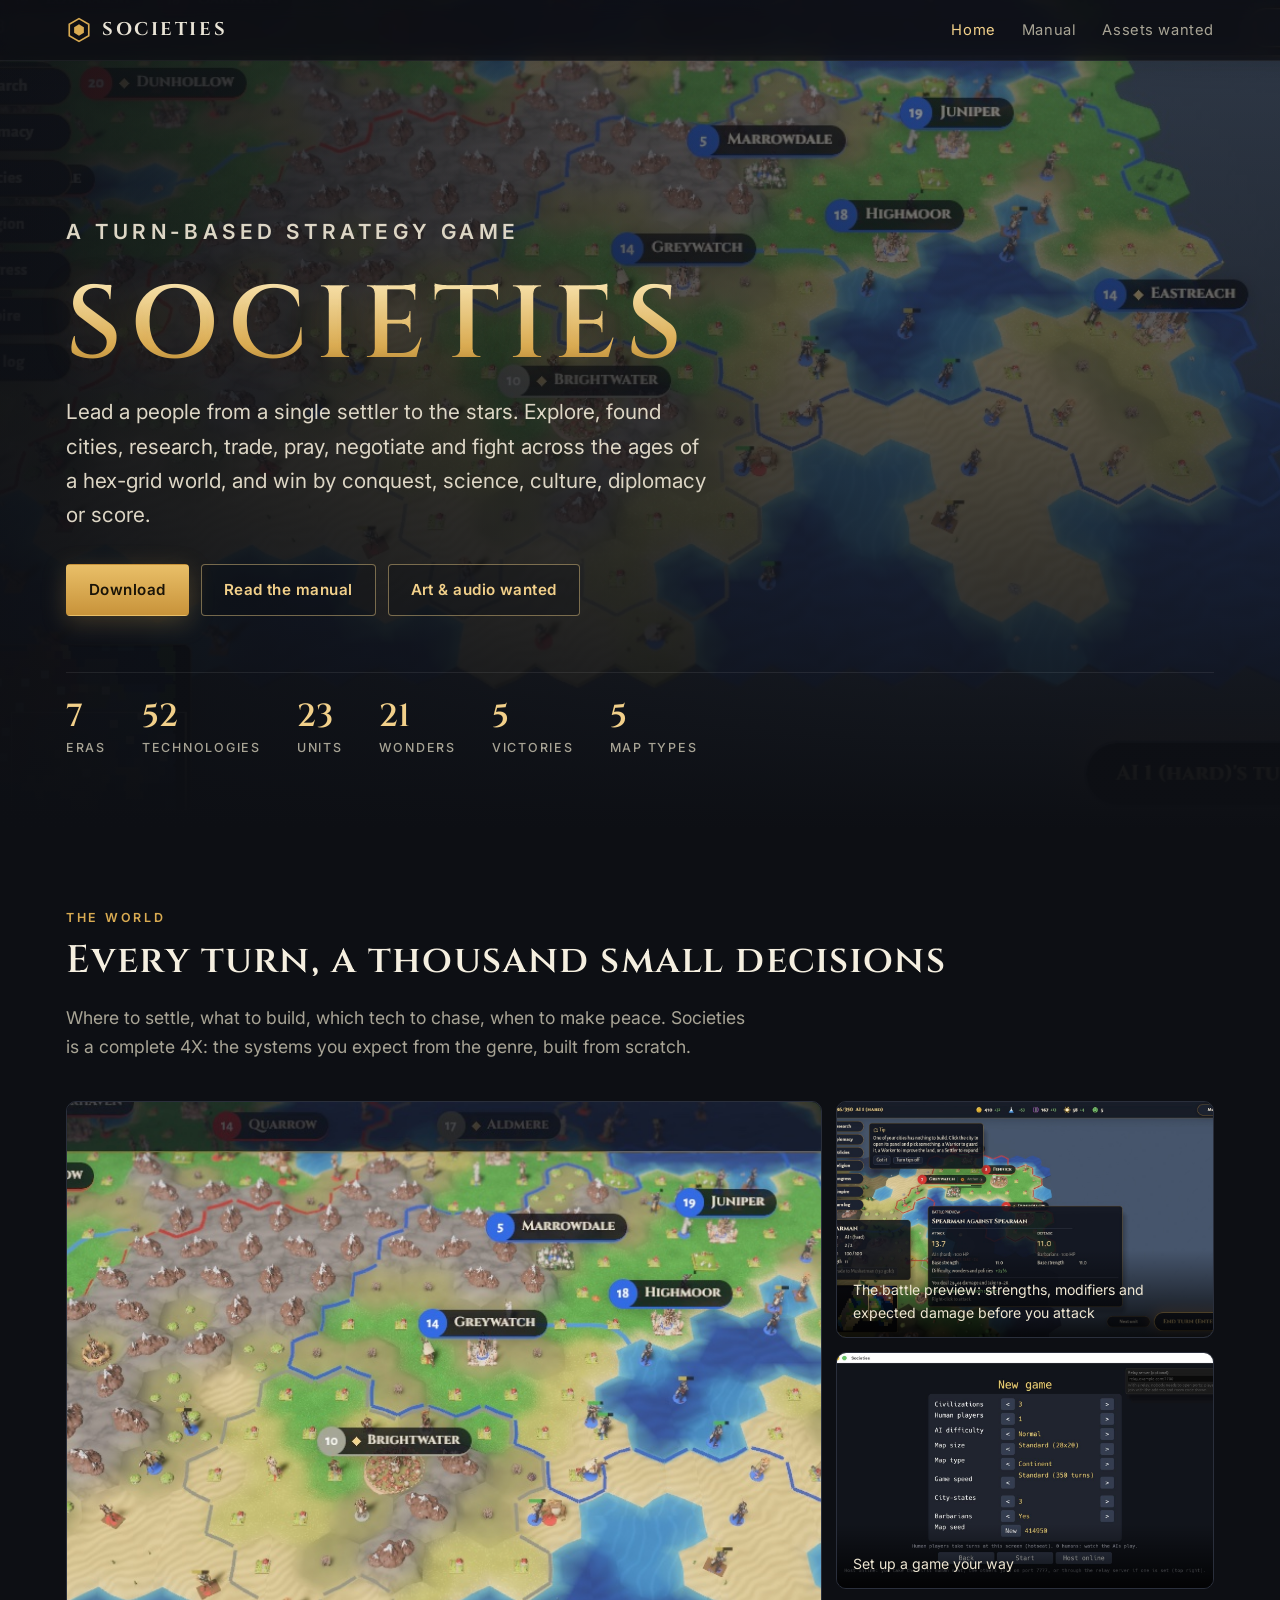
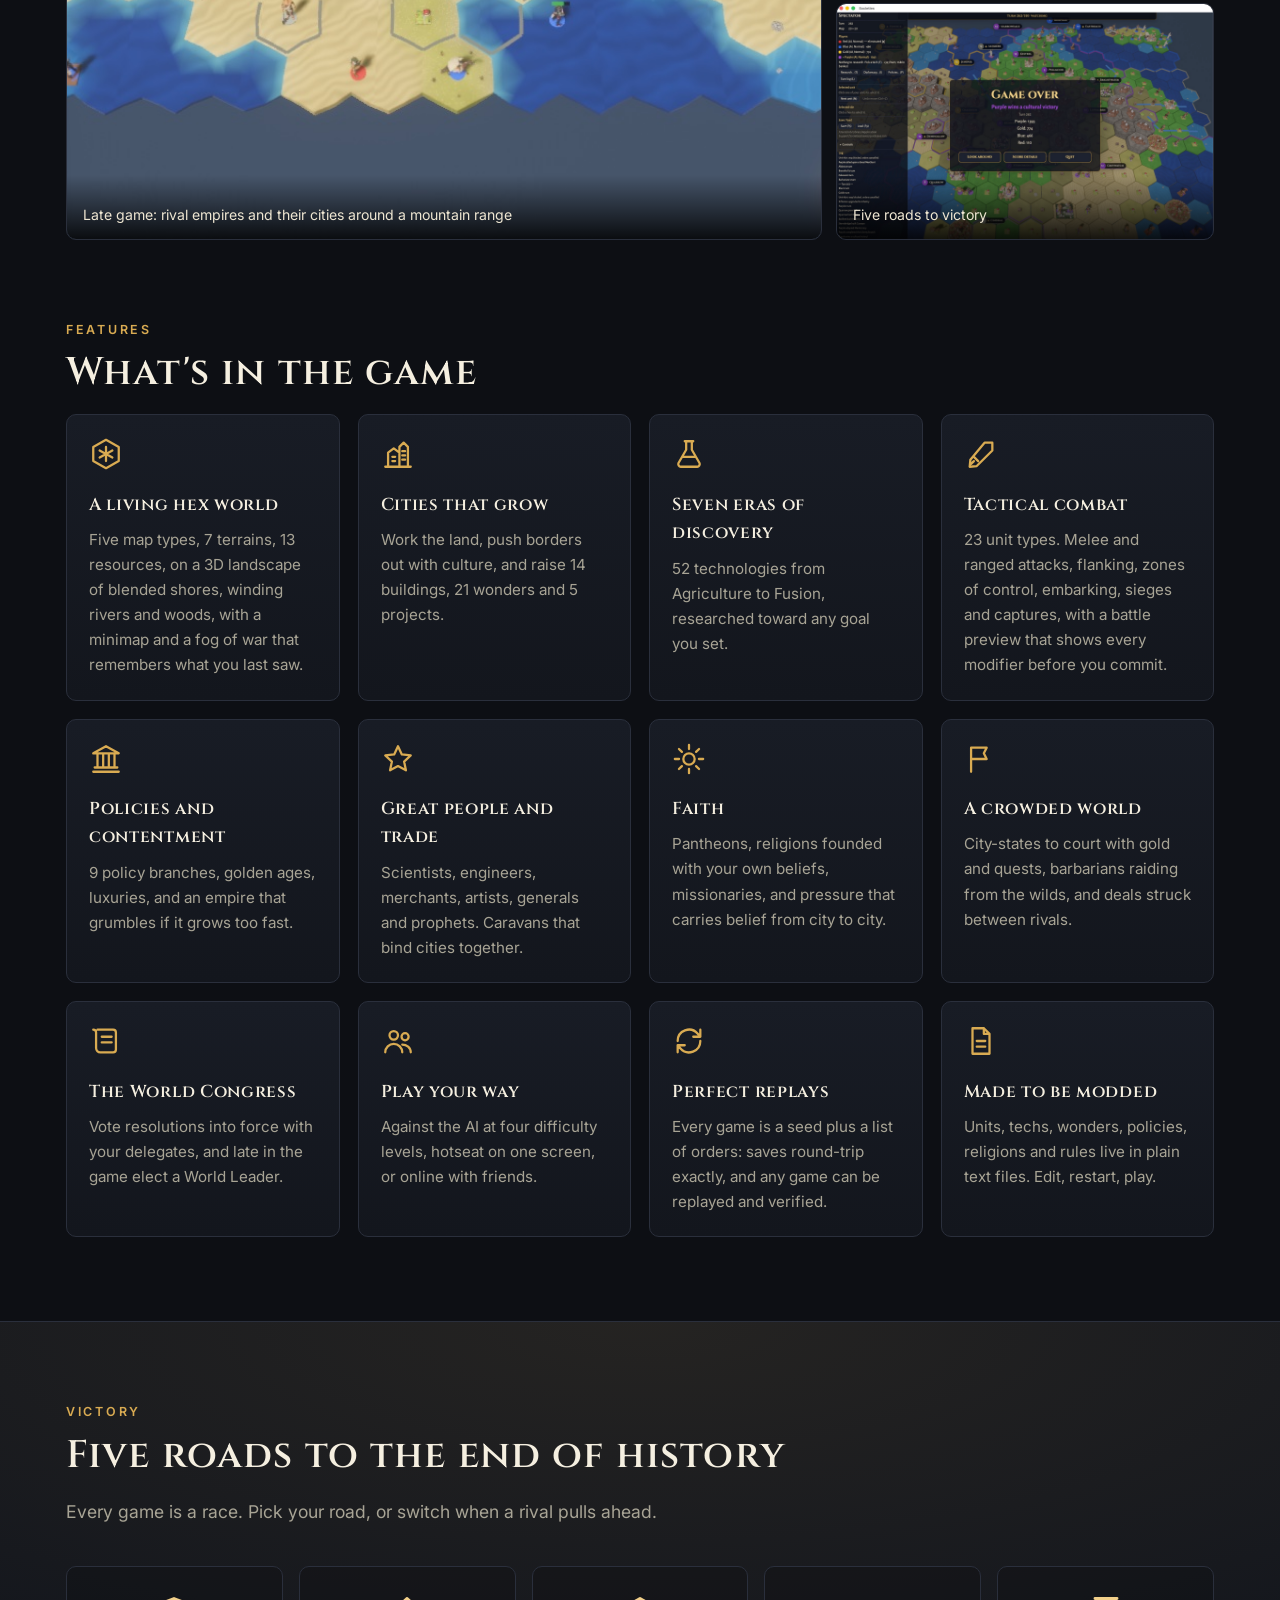
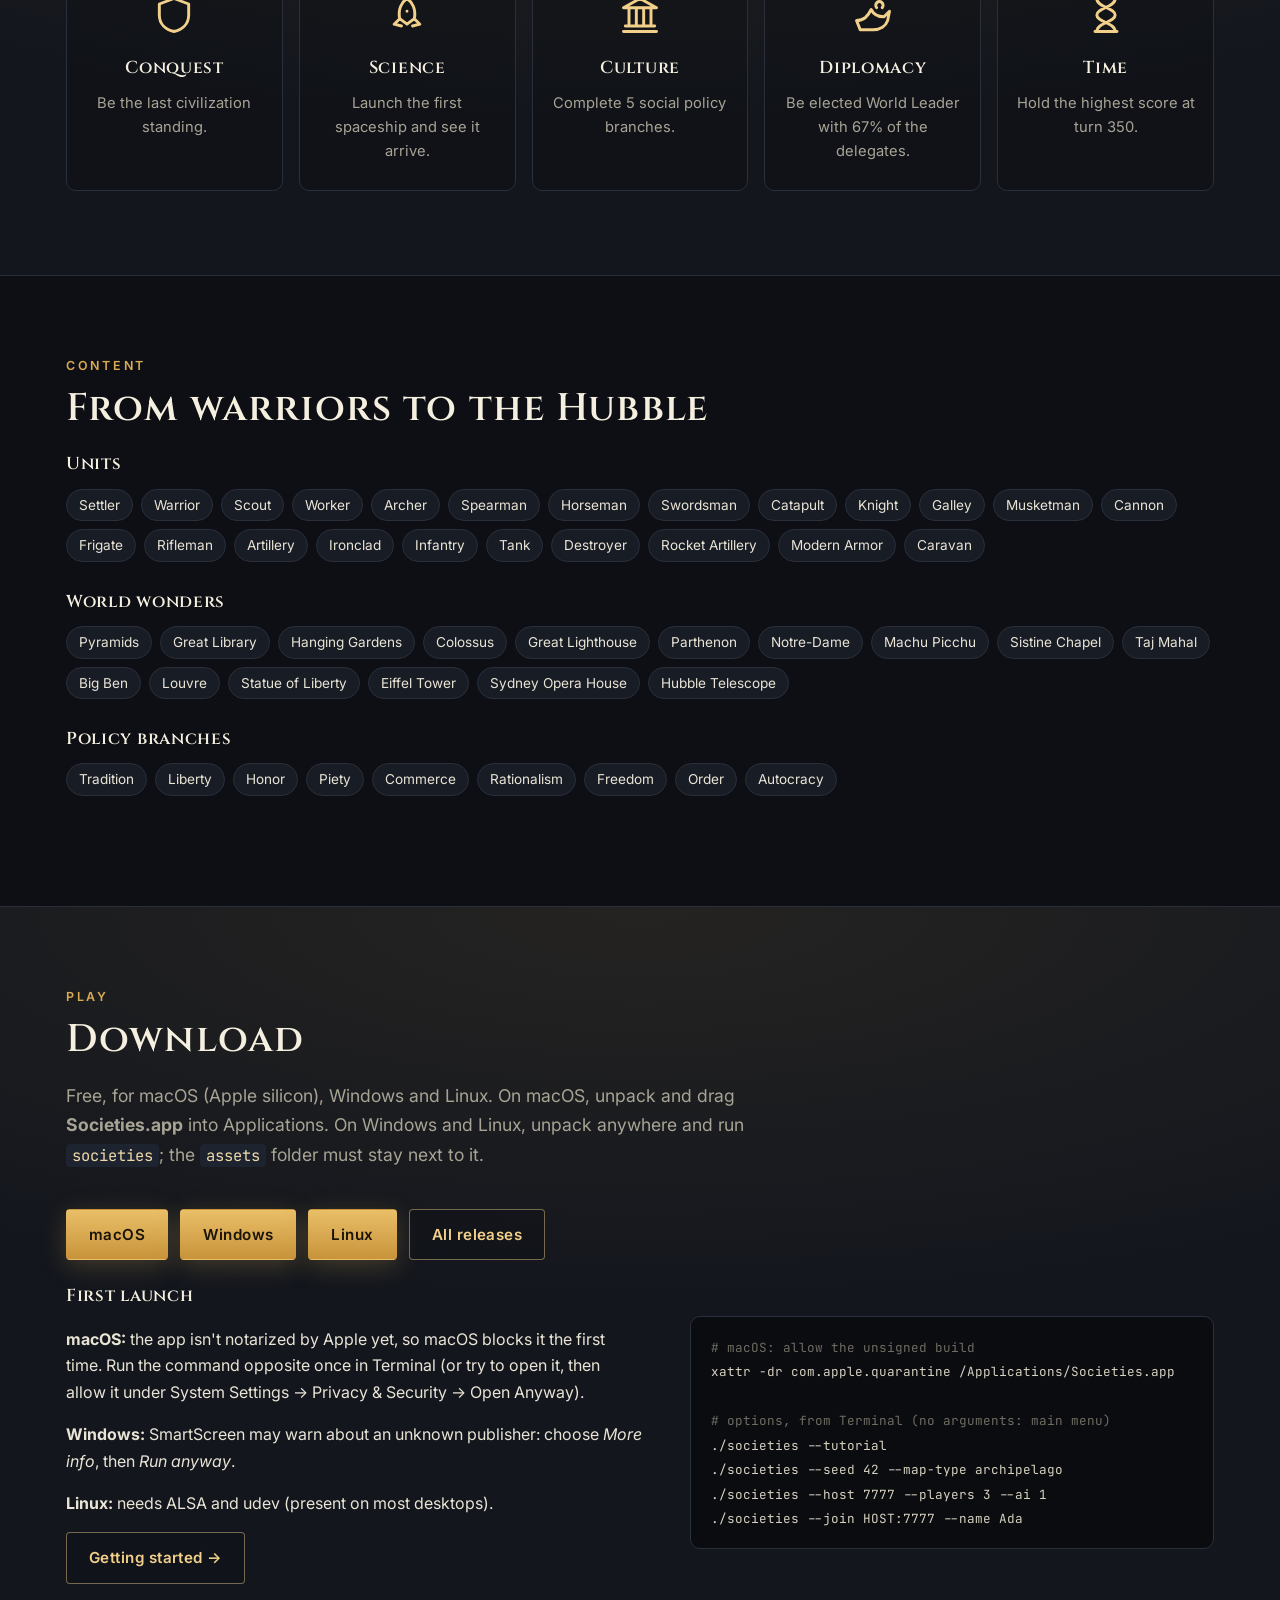
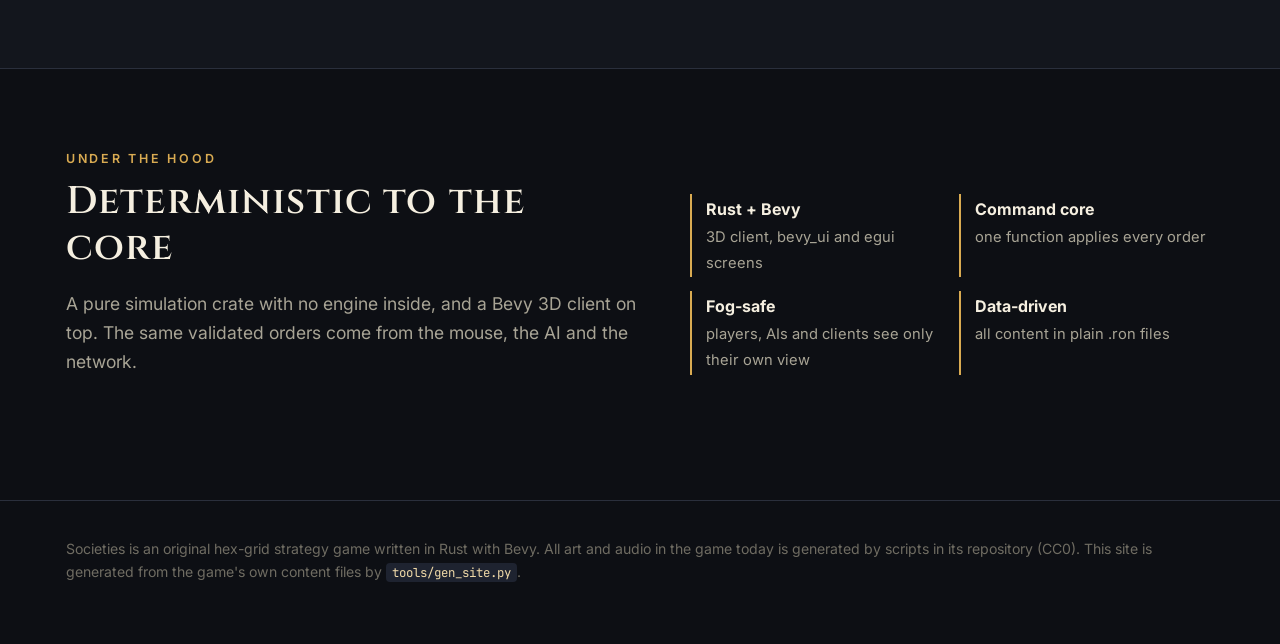
<file: index.html>
<!doctype html>
<html lang="en">
<head>
<meta charset="utf-8">
<meta name="viewport" content="width=device-width, initial-scale=1">
<title>Societies — a turn-based strategy game</title>
<meta name="description" content="Societies: an original turn-based hex strategy game of civilizations, written in Rust with Bevy.">
<meta property="og:title" content="Societies — a turn-based strategy game">
<meta property="og:description" content="Societies: an original turn-based hex strategy game of civilizations, written in Rust with Bevy.">
<meta property="og:image" content="images/ingame.jpg">
<link rel="icon" href="data:image/svg+xml,&lt;svg viewBox=&#x27;0 0 32 32&#x27; aria-hidden=&#x27;true&#x27;&gt;&lt;path d=&#x27;M16 2 28 9v14l-12 7L4 23V9z&#x27; fill=&#x27;none&#x27; stroke=&#x27;%23d9ab52&#x27; stroke-width=&#x27;2&#x27;/&gt;&lt;path d=&#x27;M16 9l6 3.5v7L16 23l-6-3.5v-7z&#x27; fill=&#x27;%23d9ab52&#x27;/&gt;&lt;/svg&gt;">
<link rel="preconnect" href="https://fonts.googleapis.com"><link rel="preconnect" href="https://fonts.gstatic.com" crossorigin><link href="https://fonts.googleapis.com/css2?family=Cinzel:wght@500;600;700&family=Inter:wght@400;500;600&family=JetBrains+Mono:wght@400;600&display=swap" rel="stylesheet">
<link rel="stylesheet" href="style.css">
</head>
<body>
<header class="bar"><nav><a class="brand" href="index.html"><svg viewBox="0 0 32 32" aria-hidden="true"><path d="M16 2 28 9v14l-12 7L4 23V9z" fill="none" stroke="#d9ab52" stroke-width="2"/><path d="M16 9l6 3.5v7L16 23l-6-3.5v-7z" fill="#d9ab52"/></svg>SOCIETIES</a><a class="link here" href="index.html">Home</a><a class="link" href="manual.html">Manual</a><a class="link" href="assets.html">Assets wanted</a></nav></header>

<header class="hero" style="--hero: url('images/ingame.jpg')">
  <div class="wrap">
    <p class="eyebrow">A turn-based strategy game</p>
    <h1>SOCIETIES</h1>
    <p>Lead a people from a single settler to the stars. Explore, found cities, research, trade, pray, negotiate and
    fight across the ages of a hex-grid world, and win by conquest, science, culture, diplomacy or score.</p>
    <div class="cta">
      <a class="btn primary" href="#play">Download</a>
      <a class="btn ghost" href="manual.html">Read the manual</a>
      <a class="btn ghost" href="assets.html">Art &amp; audio wanted</a>
    </div>
    <div class="stats"><div>7<span>eras</span></div><div>52<span>technologies</span></div><div>23<span>units</span></div><div>21<span>wonders</span></div><div>5<span>victories</span></div><div>5<span>map types</span></div></div>
  </div>
</header>

<section>
  <div class="wrap">
    <p class="eyebrow">The world</p>
    <h2>Every turn, a thousand small decisions</h2>
    <p class="lead">Where to settle, what to build, which tech to chase, when to make peace. Societies is a complete
    4X: the systems you expect from the genre, built from scratch.</p>
    <div class="gallery">
      <figure><img src="images/ingame.jpg" alt="Late game: rival empires and their cities around a mountain range" loading="lazy"><figcaption>Late game: rival empires and their cities around a mountain range</figcaption></figure><figure><img src="images/battle.jpg" alt="The battle preview: strengths, modifiers and expected damage before you attack" loading="lazy"><figcaption>The battle preview: strengths, modifiers and expected damage before you attack</figcaption></figure><figure><img src="images/setup.jpg" alt="Set up a game your way" loading="lazy"><figcaption>Set up a game your way</figcaption></figure><figure><img src="images/victory.jpg" alt="Five roads to victory" loading="lazy"><figcaption>Five roads to victory</figcaption></figure>
    </div>
  </div>
</section>

<section style="padding-top: 0">
  <div class="wrap">
    <p class="eyebrow">Features</p>
    <h2>What's in the game</h2>
    <div class="features">
      <div class="feature"><svg viewBox="0 0 24 24" fill="none" stroke="currentColor" stroke-width="1.6" stroke-linecap="round" stroke-linejoin="round" aria-hidden="true"><path d="M12 2 21 7v10l-9 5-9-5V7z"/><path d="M12 7v10M7.5 9.5l9 5M16.5 9.5l-9 5"/></svg><h3>A living hex world</h3><p>Five map types, 7 terrains, 13 resources, on a 3D landscape of blended shores, winding rivers and woods, with a minimap and a fog of war that remembers what you last saw.</p></div><div class="feature"><svg viewBox="0 0 24 24" fill="none" stroke="currentColor" stroke-width="1.6" stroke-linecap="round" stroke-linejoin="round" aria-hidden="true"><path d="M3 21h18M5 21V11l4-3 4 3v10M13 21V7l3-3 3 3v14M8 14h2M8 17h2M15 10h2M15 13h2M15 16h2"/></svg><h3>Cities that grow</h3><p>Work the land, push borders out with culture, and raise 14 buildings, 21 wonders and 5 projects.</p></div><div class="feature"><svg viewBox="0 0 24 24" fill="none" stroke="currentColor" stroke-width="1.6" stroke-linecap="round" stroke-linejoin="round" aria-hidden="true"><path d="M9 3h6M10 3v6L4.5 18.5A2 2 0 0 0 6.2 21h11.6a2 2 0 0 0 1.7-2.5L14 9V3M7.5 14h9"/></svg><h3>Seven eras of discovery</h3><p>52 technologies from Agriculture to Fusion, researched toward any goal you set.</p></div><div class="feature"><svg viewBox="0 0 24 24" fill="none" stroke="currentColor" stroke-width="1.6" stroke-linecap="round" stroke-linejoin="round" aria-hidden="true"><path d="M14.5 4 20 4v5.5L9 20.5 4 21l.5-5zM7 14l3 3M5 19l2-2"/></svg><h3>Tactical combat</h3><p>23 unit types. Melee and ranged attacks, flanking, zones of control, embarking, sieges and captures, with a battle preview that shows every modifier before you commit.</p></div><div class="feature"><svg viewBox="0 0 24 24" fill="none" stroke="currentColor" stroke-width="1.6" stroke-linecap="round" stroke-linejoin="round" aria-hidden="true"><path d="M3 21h18M4 8h16M12 3 3 8h18zM6 8v10M10 8v10M14 8v10M18 8v10M4 18h16"/></svg><h3>Policies and contentment</h3><p>9 policy branches, golden ages, luxuries, and an empire that grumbles if it grows too fast.</p></div><div class="feature"><svg viewBox="0 0 24 24" fill="none" stroke="currentColor" stroke-width="1.6" stroke-linecap="round" stroke-linejoin="round" aria-hidden="true"><path d="M12 3l2.7 5.8 6.3.7-4.7 4.3 1.3 6.2L12 17l-5.6 3 1.3-6.2L3 9.5l6.3-.7z"/></svg><h3>Great people and trade</h3><p>Scientists, engineers, merchants, artists, generals and prophets. Caravans that bind cities together.</p></div><div class="feature"><svg viewBox="0 0 24 24" fill="none" stroke="currentColor" stroke-width="1.6" stroke-linecap="round" stroke-linejoin="round" aria-hidden="true"><circle cx="12" cy="12" r="4"/><path d="M12 2v3M12 19v3M2 12h3M19 12h3M4.9 4.9l2.1 2.1M17 17l2.1 2.1M4.9 19.1 7 17M17 7l2.1-2.1"/></svg><h3>Faith</h3><p>Pantheons, religions founded with your own beliefs, missionaries, and pressure that carries belief from city to city.</p></div><div class="feature"><svg viewBox="0 0 24 24" fill="none" stroke="currentColor" stroke-width="1.6" stroke-linecap="round" stroke-linejoin="round" aria-hidden="true"><path d="M5 21V4M5 4h11l-2 4 2 4H5"/></svg><h3>A crowded world</h3><p>City-states to court with gold and quests, barbarians raiding from the wilds, and deals struck between rivals.</p></div><div class="feature"><svg viewBox="0 0 24 24" fill="none" stroke="currentColor" stroke-width="1.6" stroke-linecap="round" stroke-linejoin="round" aria-hidden="true"><path d="M6 4h11a2 2 0 0 1 2 2v12a2 2 0 0 1-2 2H8a3 3 0 0 1-3-3V6a2 2 0 0 0-2-2M9 9h7M9 13h7"/></svg><h3>The World Congress</h3><p>Vote resolutions into force with your delegates, and late in the game elect a World Leader.</p></div><div class="feature"><svg viewBox="0 0 24 24" fill="none" stroke="currentColor" stroke-width="1.6" stroke-linecap="round" stroke-linejoin="round" aria-hidden="true"><circle cx="9" cy="8" r="3"/><circle cx="17" cy="9" r="2.5"/><path d="M3 20c0-3.3 2.7-6 6-6s6 2.7 6 6M15 14.5c3 0 6 2 6 5.5"/></svg><h3>Play your way</h3><p>Against the AI at four difficulty levels, hotseat on one screen, or online with friends.</p></div><div class="feature"><svg viewBox="0 0 24 24" fill="none" stroke="currentColor" stroke-width="1.6" stroke-linecap="round" stroke-linejoin="round" aria-hidden="true"><path d="M4 12a8 8 0 0 1 14-5.3L20 9M20 4v5h-5M20 12a8 8 0 0 1-14 5.3L4 15M4 20v-5h5"/></svg><h3>Perfect replays</h3><p>Every game is a seed plus a list of orders: saves round-trip exactly, and any game can be replayed and verified.</p></div><div class="feature"><svg viewBox="0 0 24 24" fill="none" stroke="currentColor" stroke-width="1.6" stroke-linecap="round" stroke-linejoin="round" aria-hidden="true"><path d="M6 3h8l4 4v14H6zM14 3v4h4M9 12h6M9 16h6"/></svg><h3>Made to be modded</h3><p>Units, techs, wonders, policies, religions and rules live in plain text files. Edit, restart, play.</p></div>
    </div>
  </div>
</section>

<section class="band">
  <div class="wrap">
    <p class="eyebrow">Victory</p>
    <h2>Five roads to the end of history</h2>
    <p class="lead">Every game is a race. Pick your road, or switch when a rival pulls ahead.</p>
    <div class="victories">
      <div class="victory"><svg viewBox="0 0 24 24" fill="none" stroke="currentColor" stroke-width="1.6" stroke-linecap="round" stroke-linejoin="round" aria-hidden="true"><path d="M12 3l8 3v6c0 5-3.5 8-8 9-4.5-1-8-4-8-9V6z"/></svg><h3>Conquest</h3><p>Be the last civilization standing.</p></div><div class="victory"><svg viewBox="0 0 24 24" fill="none" stroke="currentColor" stroke-width="1.6" stroke-linecap="round" stroke-linejoin="round" aria-hidden="true"><path d="M12 3c3 2 5 6 4 11l-4 3-4-3c-1-5 1-9 4-11zM12 10v.01M8 14l-3 3 4 1M16 14l3 3-4 1"/></svg><h3>Science</h3><p>Launch the first spaceship and see it arrive.</p></div><div class="victory"><svg viewBox="0 0 24 24" fill="none" stroke="currentColor" stroke-width="1.6" stroke-linecap="round" stroke-linejoin="round" aria-hidden="true"><path d="M3 21h18M4 8h16M12 3 3 8h18zM6 8v10M10 8v10M14 8v10M18 8v10M4 18h16"/></svg><h3>Culture</h3><p>Complete 5 social policy branches.</p></div><div class="victory"><svg viewBox="0 0 24 24" fill="none" stroke="currentColor" stroke-width="1.6" stroke-linecap="round" stroke-linejoin="round" aria-hidden="true"><path d="M3 15c4 0 6-2 8-6 1.5 3 4 4 7 4l3-3-1 5c-1 3-4 5-8 5H5zM14 8a2 2 0 1 1 3 0"/></svg><h3>Diplomacy</h3><p>Be elected World Leader with 67% of the delegates.</p></div><div class="victory"><svg viewBox="0 0 24 24" fill="none" stroke="currentColor" stroke-width="1.6" stroke-linecap="round" stroke-linejoin="round" aria-hidden="true"><path d="M6 3h12M6 21h12M7 3c0 5 10 5 10 9s-10 4-10 9M17 3c0 5-10 5-10 9s10 4 10 9"/></svg><h3>Time</h3><p>Hold the highest score at turn 350.</p></div>
    </div>
  </div>
</section>

<section>
  <div class="wrap">
    <p class="eyebrow">Content</p>
    <h2>From warriors to the Hubble</h2>
    <h3>Units</h3>
    <div class="chips"><span class="chip">Settler</span><span class="chip">Warrior</span><span class="chip">Scout</span><span class="chip">Worker</span><span class="chip">Archer</span><span class="chip">Spearman</span><span class="chip">Horseman</span><span class="chip">Swordsman</span><span class="chip">Catapult</span><span class="chip">Knight</span><span class="chip">Galley</span><span class="chip">Musketman</span><span class="chip">Cannon</span><span class="chip">Frigate</span><span class="chip">Rifleman</span><span class="chip">Artillery</span><span class="chip">Ironclad</span><span class="chip">Infantry</span><span class="chip">Tank</span><span class="chip">Destroyer</span><span class="chip">Rocket Artillery</span><span class="chip">Modern Armor</span><span class="chip">Caravan</span></div>
    <h3>World wonders</h3>
    <div class="chips"><span class="chip">Pyramids</span><span class="chip">Great Library</span><span class="chip">Hanging Gardens</span><span class="chip">Colossus</span><span class="chip">Great Lighthouse</span><span class="chip">Parthenon</span><span class="chip">Notre-Dame</span><span class="chip">Machu Picchu</span><span class="chip">Sistine Chapel</span><span class="chip">Taj Mahal</span><span class="chip">Big Ben</span><span class="chip">Louvre</span><span class="chip">Statue of Liberty</span><span class="chip">Eiffel Tower</span><span class="chip">Sydney Opera House</span><span class="chip">Hubble Telescope</span></div>
    <h3>Policy branches</h3>
    <div class="chips"><span class="chip">Tradition</span><span class="chip">Liberty</span><span class="chip">Honor</span><span class="chip">Piety</span><span class="chip">Commerce</span><span class="chip">Rationalism</span><span class="chip">Freedom</span><span class="chip">Order</span><span class="chip">Autocracy</span></div>
  </div>
</section>

<section id="play" class="band">
  <div class="wrap">
    <p class="eyebrow">Play</p>
    <h2>Download</h2>
    <p class="lead">Free, for macOS (Apple silicon), Windows and Linux. On macOS, unpack and drag
    <strong>Societies.app</strong> into Applications. On Windows and Linux, unpack anywhere and run
    <code>societies</code>; the <code>assets</code> folder must stay next to it.</p>
    <div class="cta" style="margin:22px 0">
      <a class="btn primary" href="https://github.com/rsantacroce/societies-site/releases/latest/download/societies-macos-arm64.tar.gz">macOS</a>
      <a class="btn primary" href="https://github.com/rsantacroce/societies-site/releases/latest/download/societies-windows-x86_64.zip">Windows</a>
      <a class="btn primary" href="https://github.com/rsantacroce/societies-site/releases/latest/download/societies-linux-x86_64.tar.gz">Linux</a>
      <a class="btn ghost" href="https://github.com/rsantacroce/societies-site/releases">All releases</a>
    </div>
    <div class="split">
      <div>
        <h3>First launch</h3>
        <p><strong>macOS:</strong> the app isn't notarized by Apple yet, so macOS blocks it the first time. Run the
        command opposite once in Terminal (or try to open it, then allow it under System Settings &rarr; Privacy
        &amp; Security &rarr; Open Anyway).</p>
        <p><strong>Windows:</strong> SmartScreen may warn about an unknown publisher: choose <em>More info</em>,
        then <em>Run anyway</em>.</p>
        <p><strong>Linux:</strong> needs ALSA and udev (present on most desktops).</p>
        <a class="btn ghost" href="manual.html#start">Getting started &rarr;</a>
      </div>
<pre><code><span class="c"># macOS: allow the unsigned build</span>
xattr -dr com.apple.quarantine /Applications/Societies.app

<span class="c"># options, from Terminal (no arguments: main menu)</span>
./societies --tutorial
./societies --seed 42 --map-type archipelago
./societies --host 7777 --players 3 --ai 1
./societies --join HOST:7777 --name Ada</code></pre>
    </div>
  </div>
</section>

<section>
  <div class="wrap split">
    <div>
      <p class="eyebrow">Under the hood</p>
      <h2>Deterministic to the core</h2>
      <p class="lead">A pure simulation crate with no engine inside, and a Bevy 3D client on top. The same validated
      orders come from the mouse, the AI and the network.</p>
    </div>
    <div class="tech">
      <div><strong>Rust + Bevy</strong><span>3D client, bevy_ui and egui screens</span></div>
      <div><strong>Command core</strong><span>one function applies every order</span></div>
      <div><strong>Fog-safe</strong><span>players, AIs and clients see only their own view</span></div>
      <div><strong>Data-driven</strong><span>all content in plain .ron files</span></div>
    </div>
  </div>
</section>

<footer><div class="wrap">Societies is an original hex-grid strategy game written in Rust with Bevy. All art and audio
in the game today is generated by scripts in its repository (CC0). This site is generated from the game's own content
files by <code>tools/gen_site.py</code>.</div></footer>
<script src="site.js"></script>
</body>
</html>
</file>
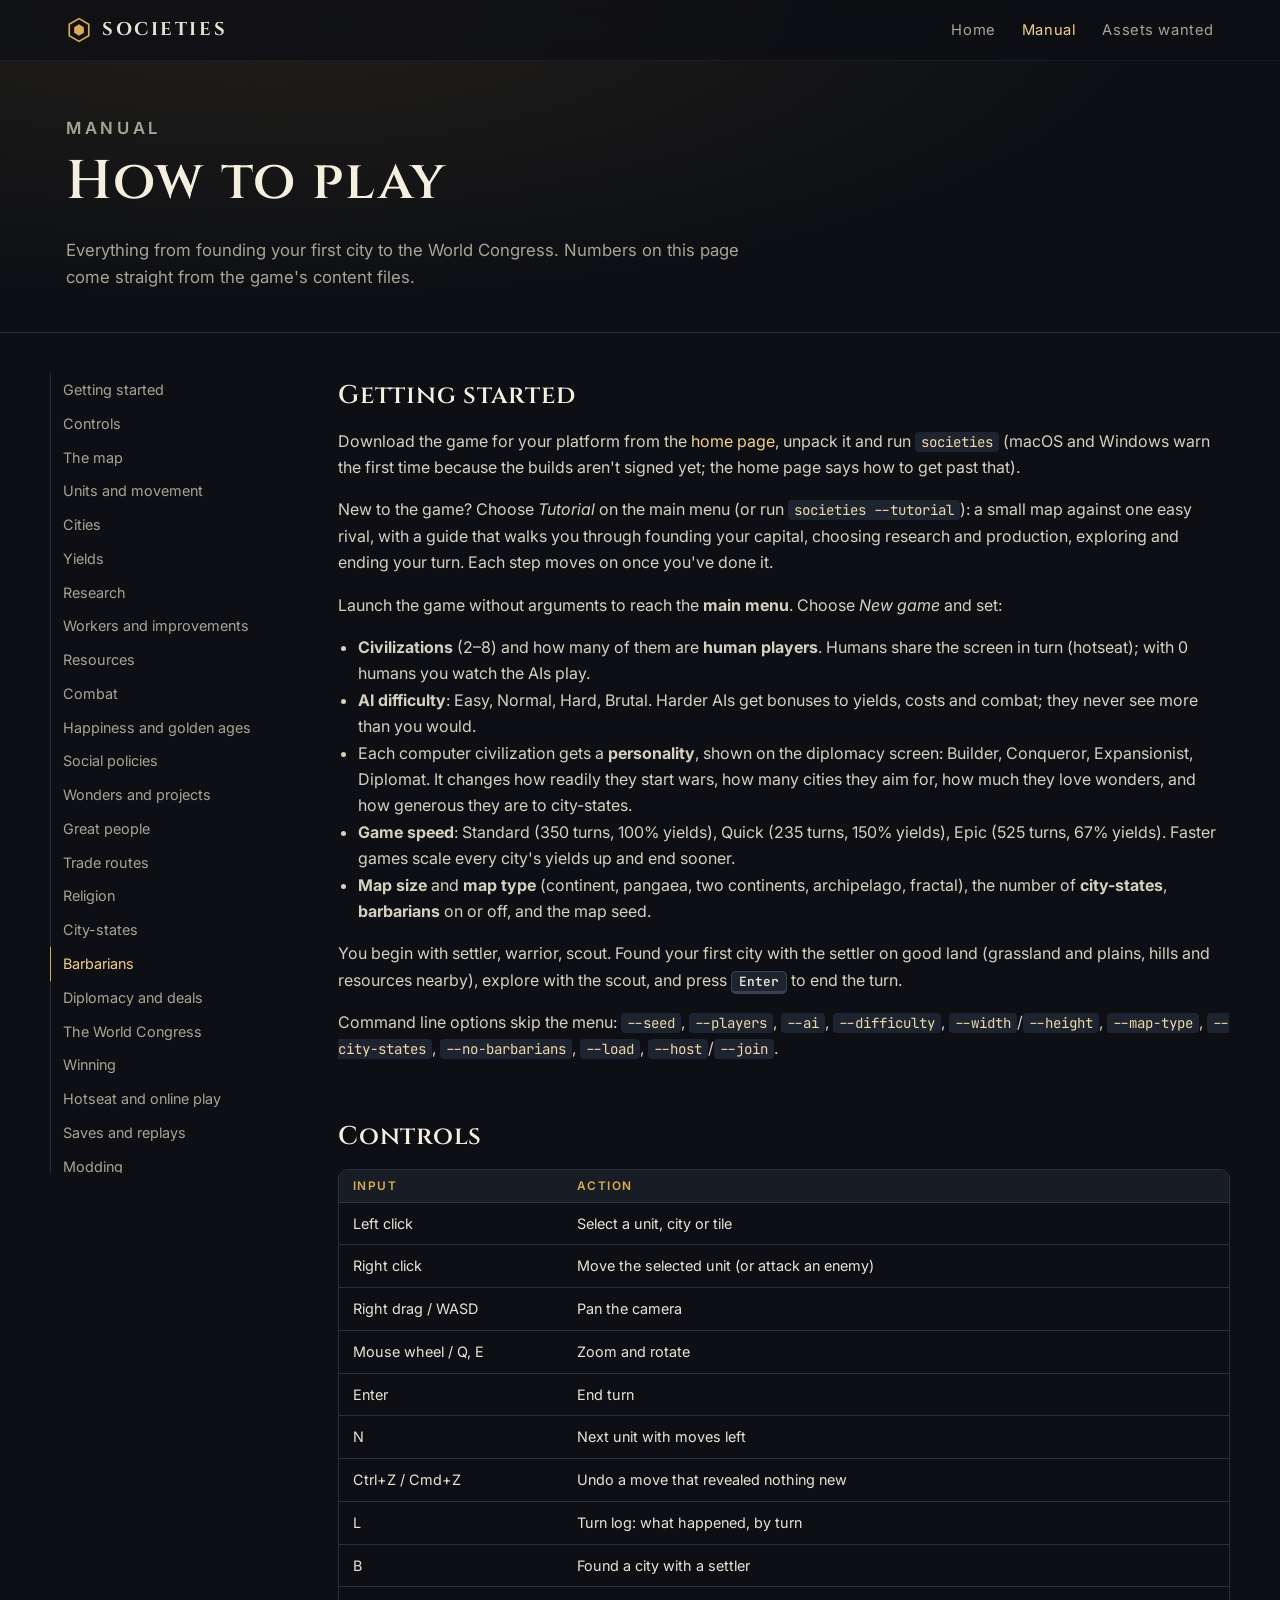
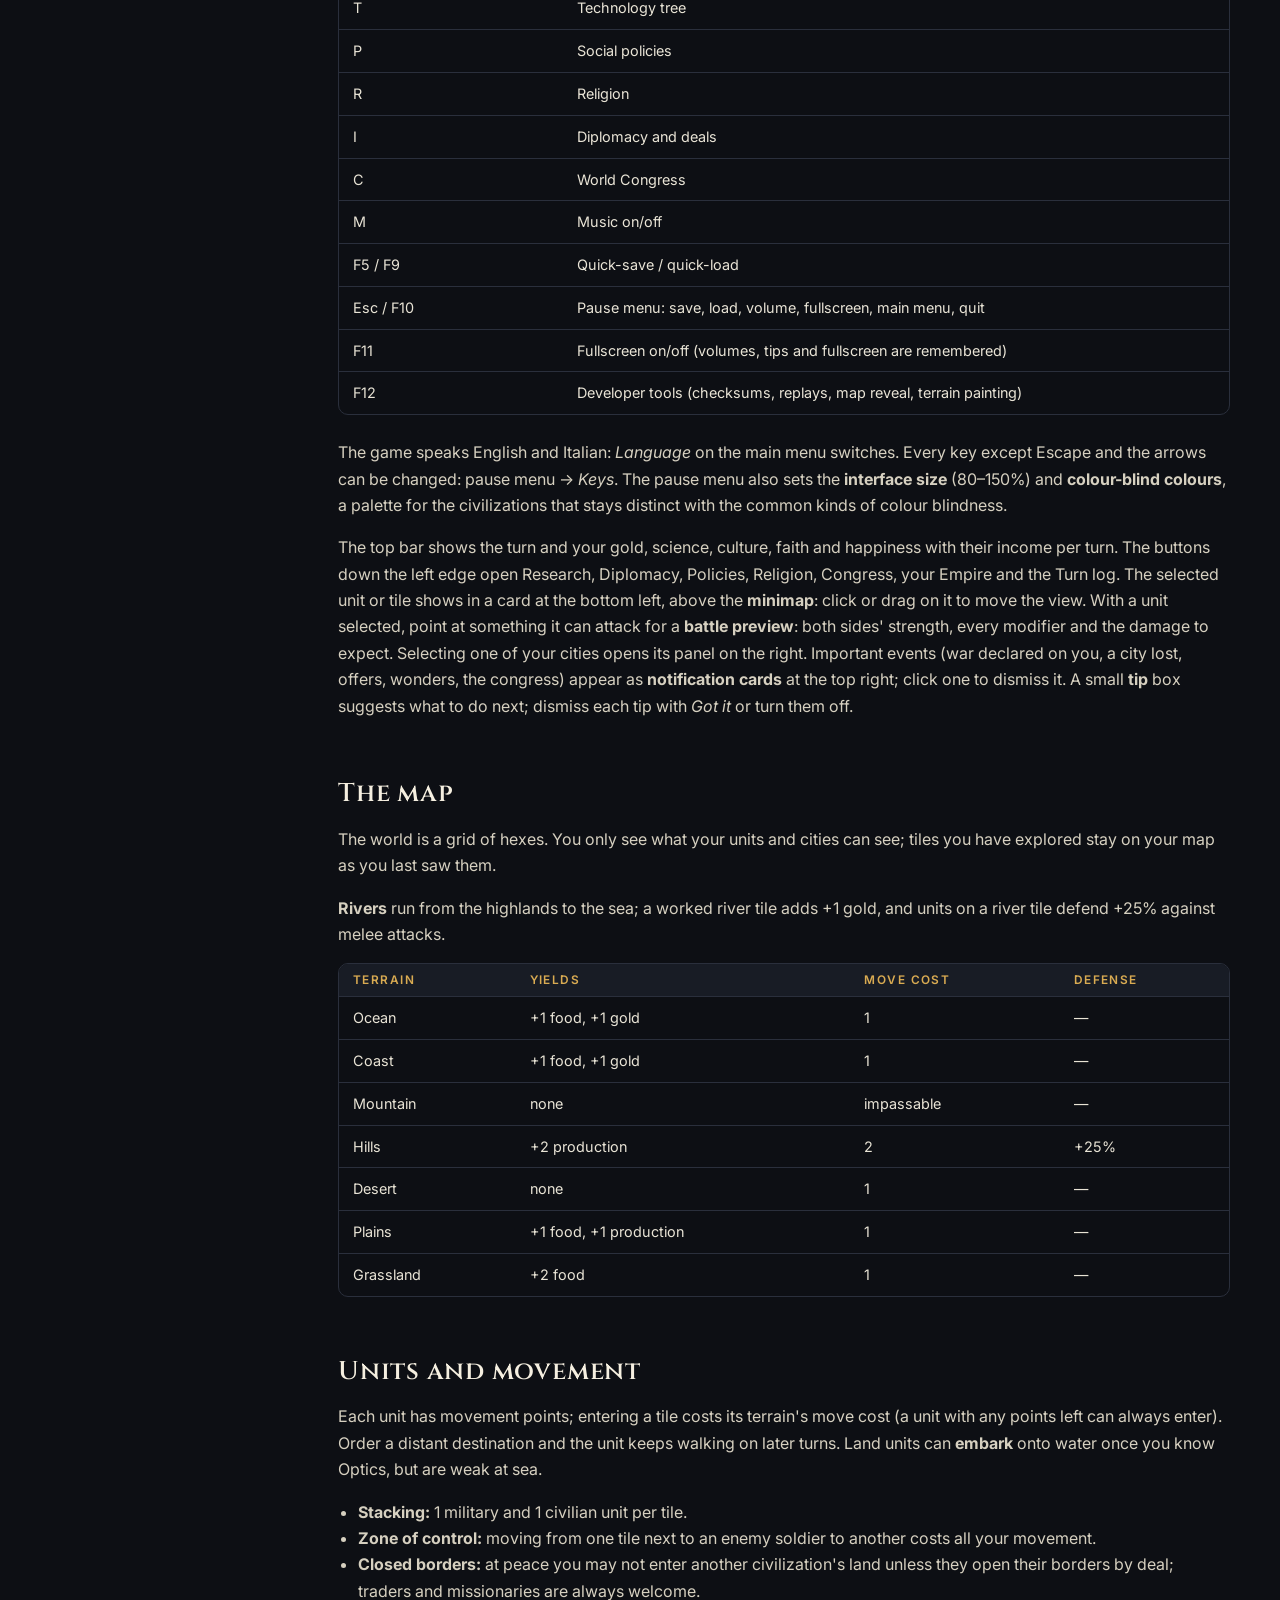
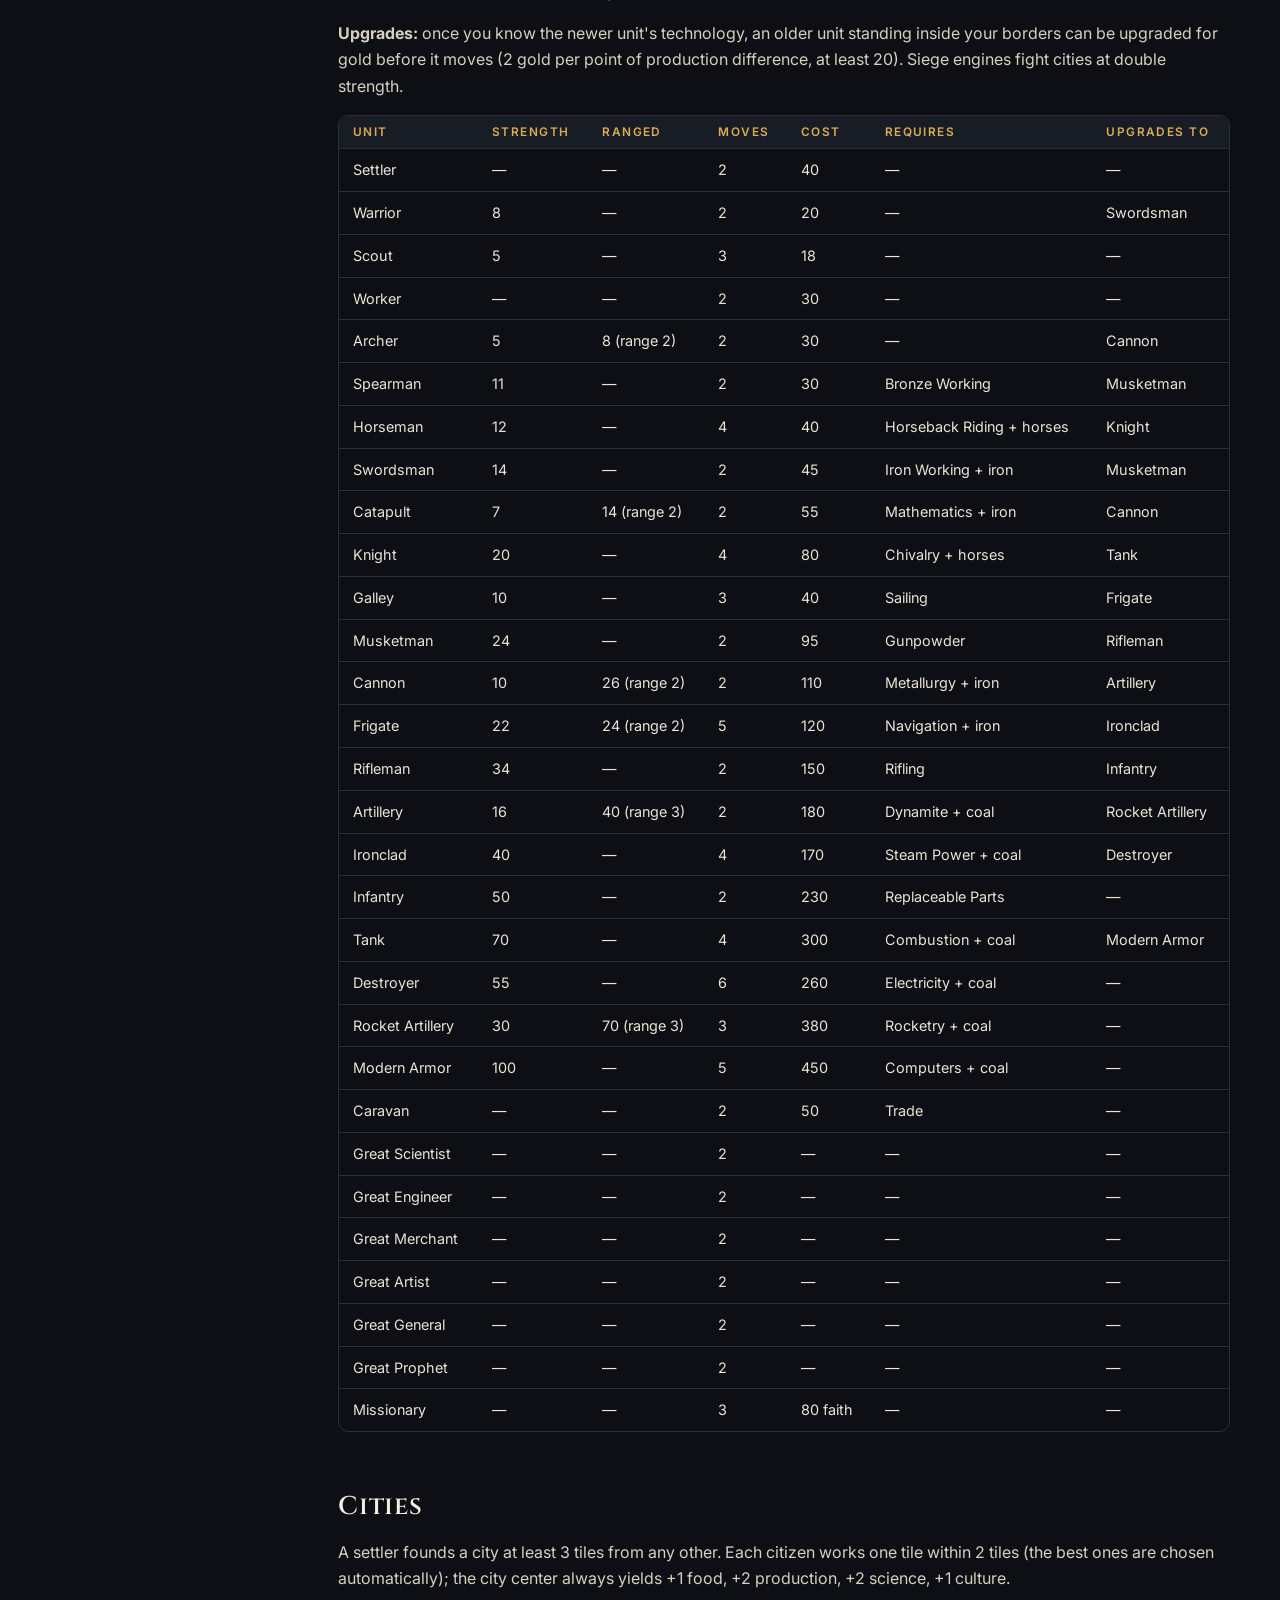
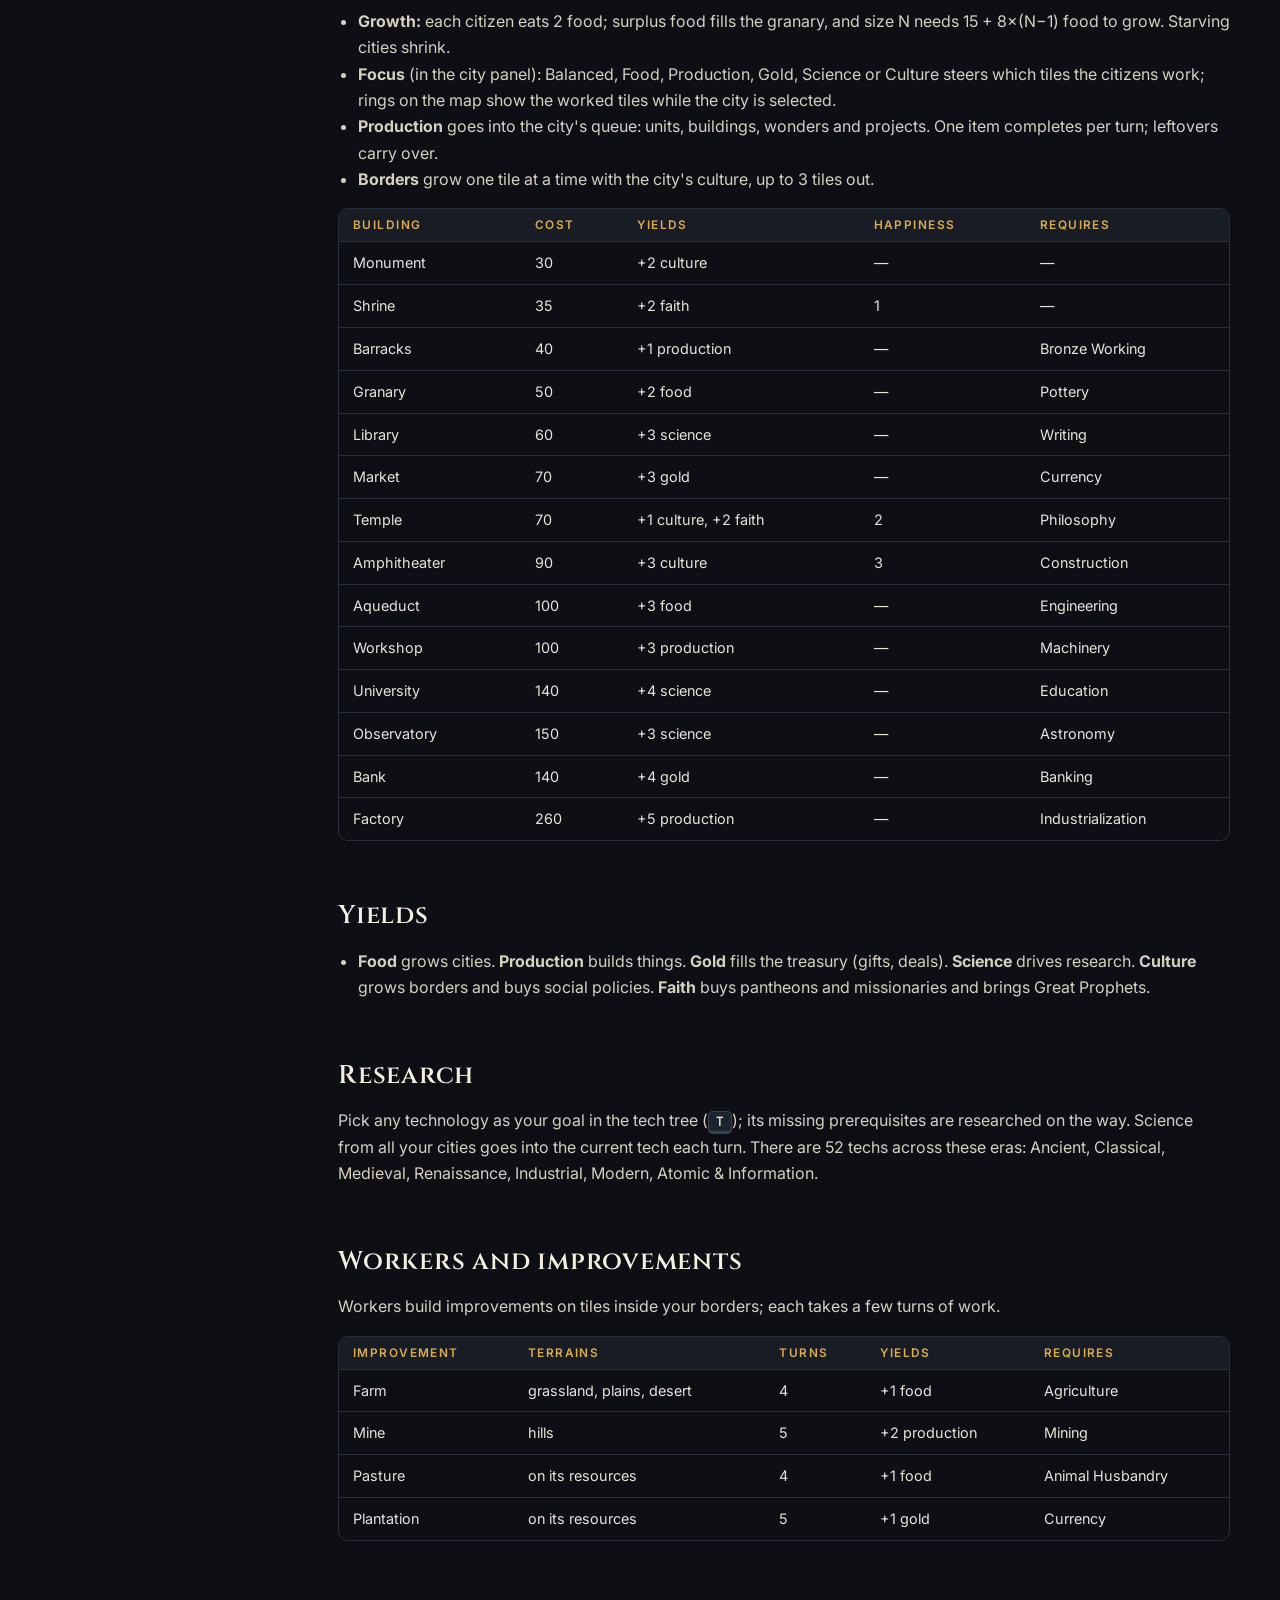
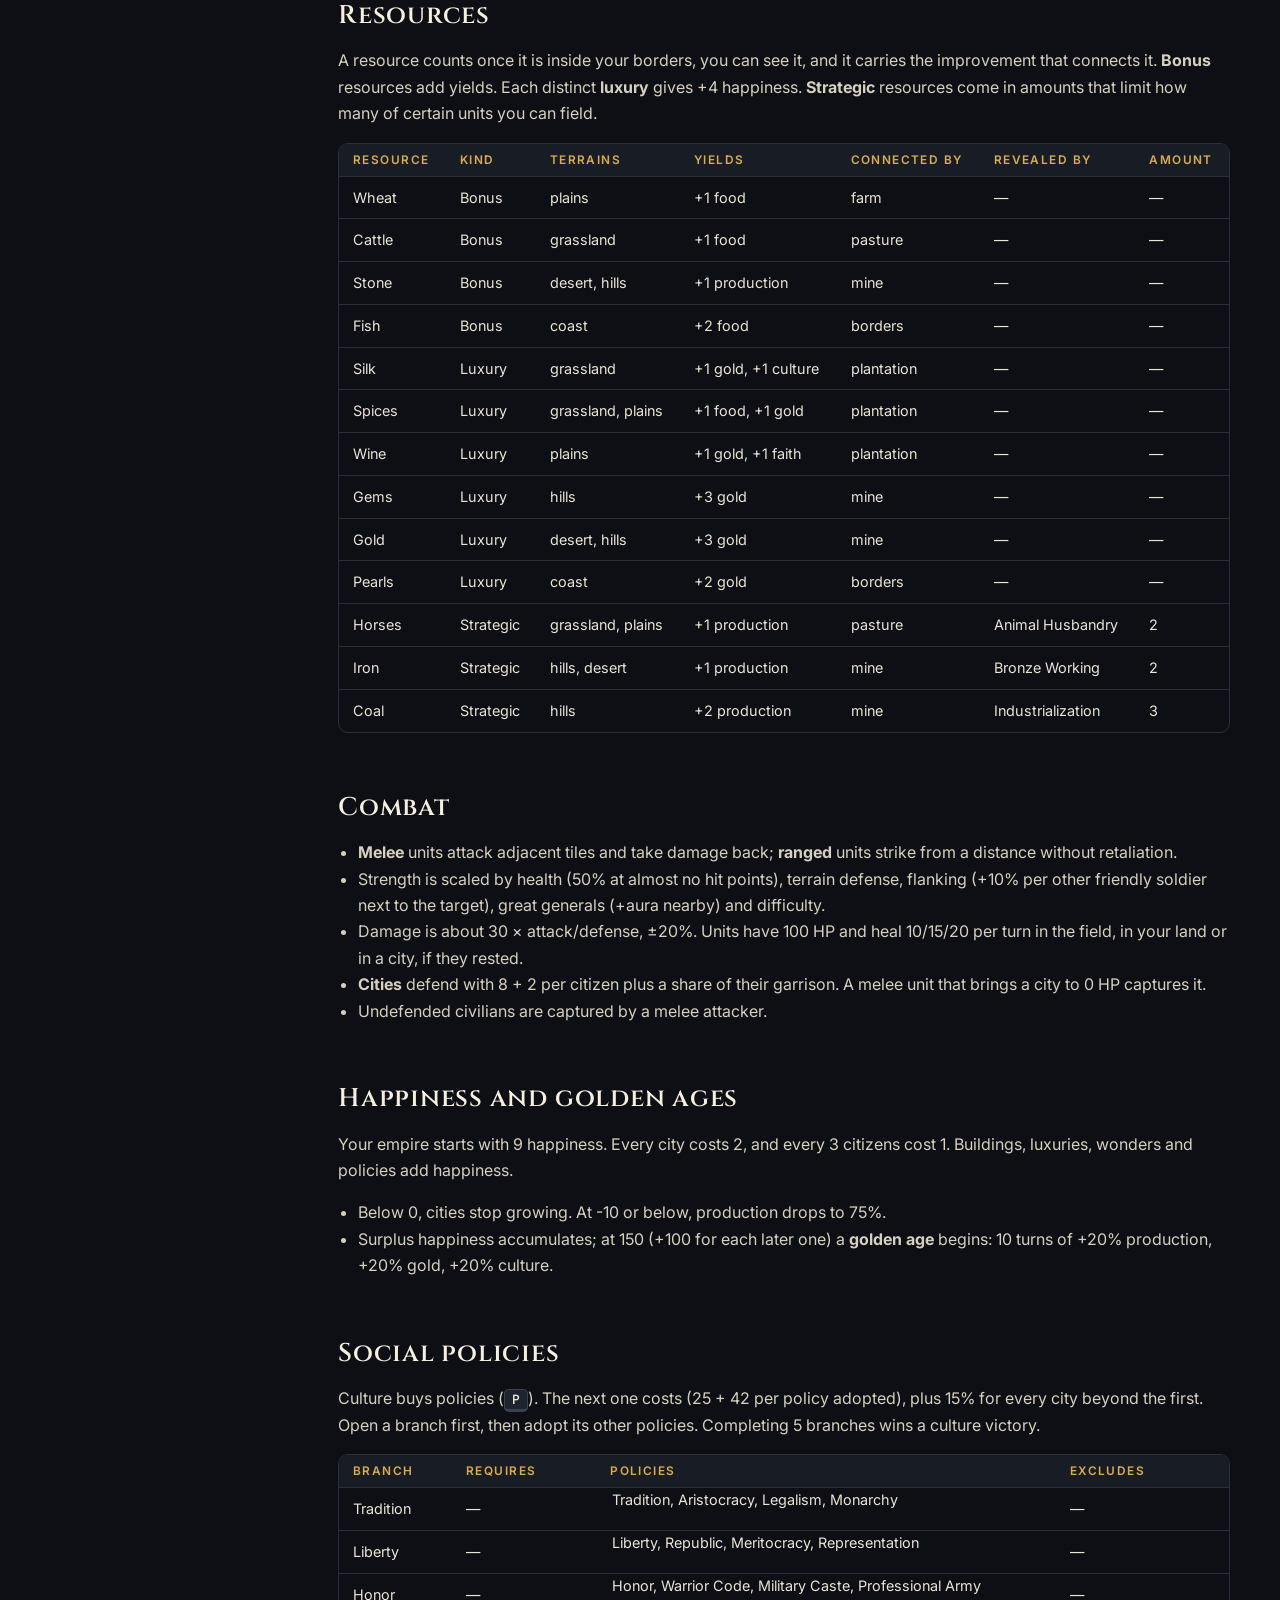
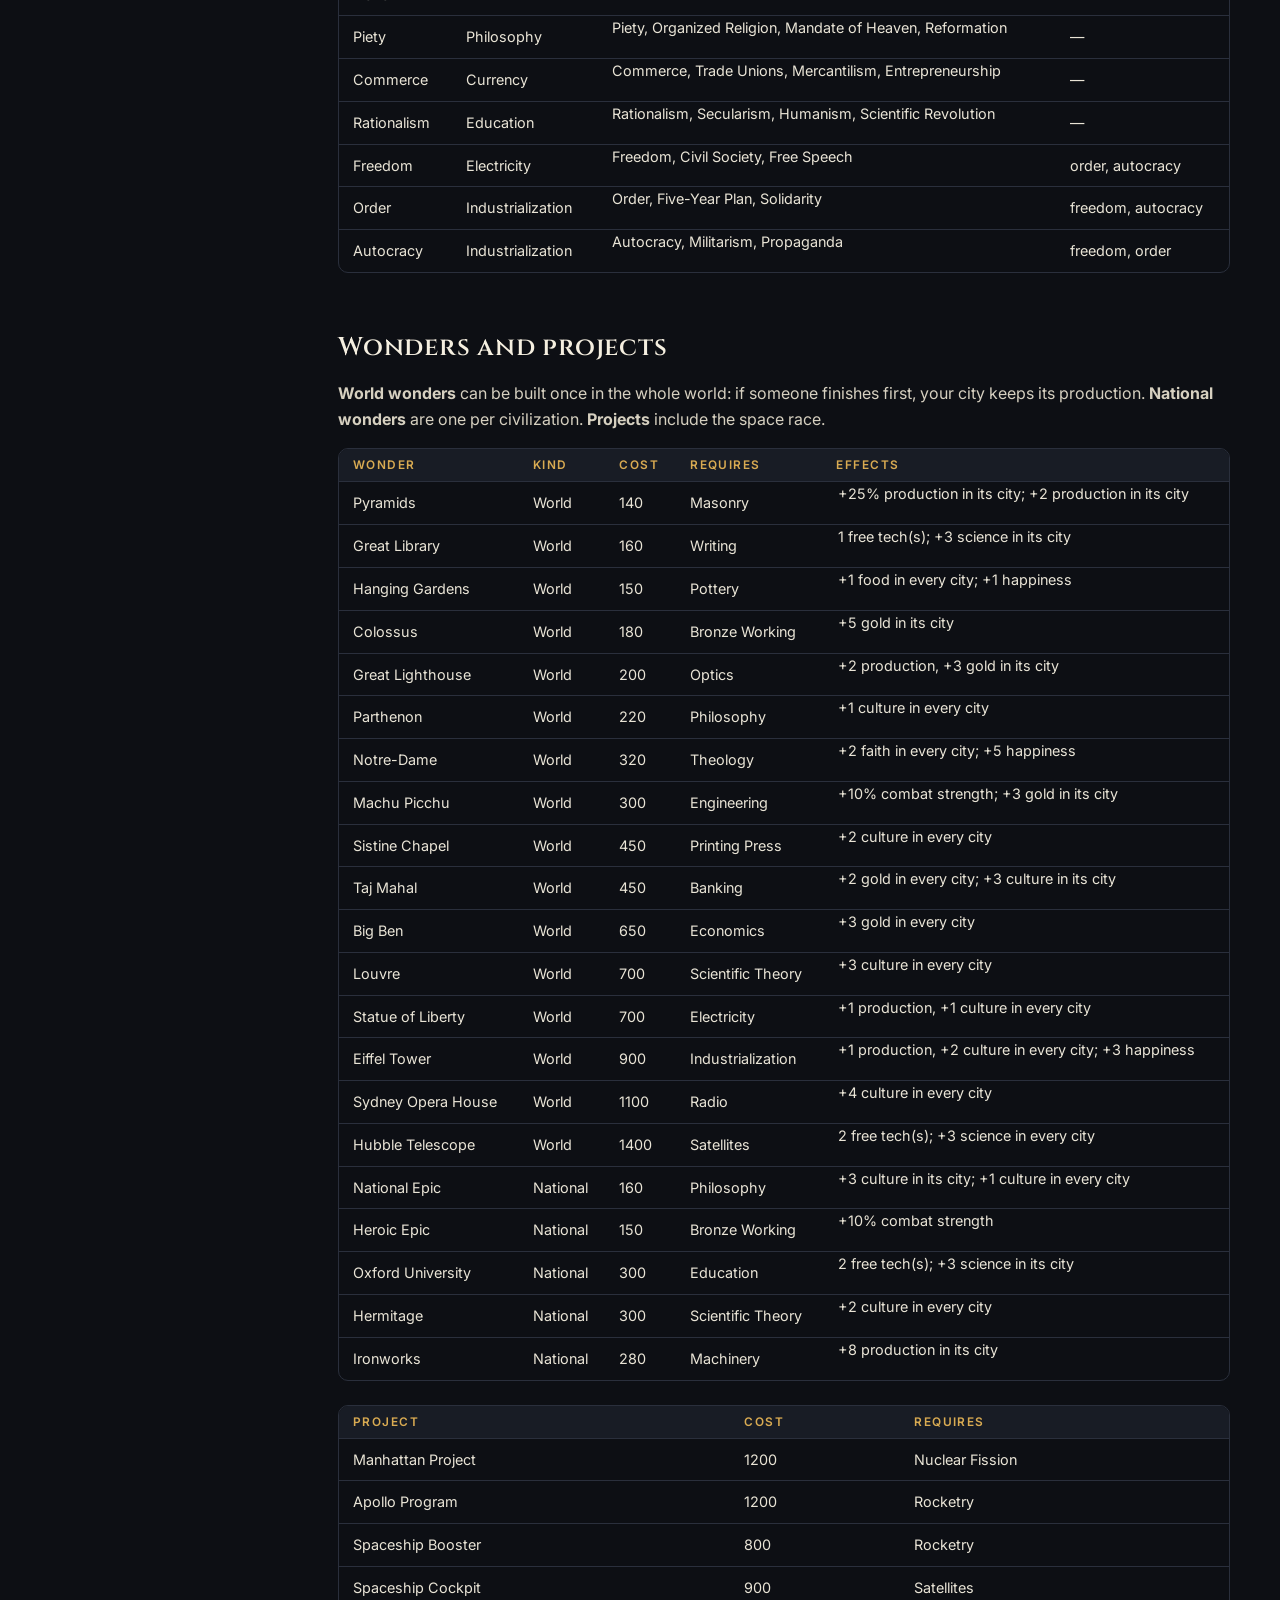
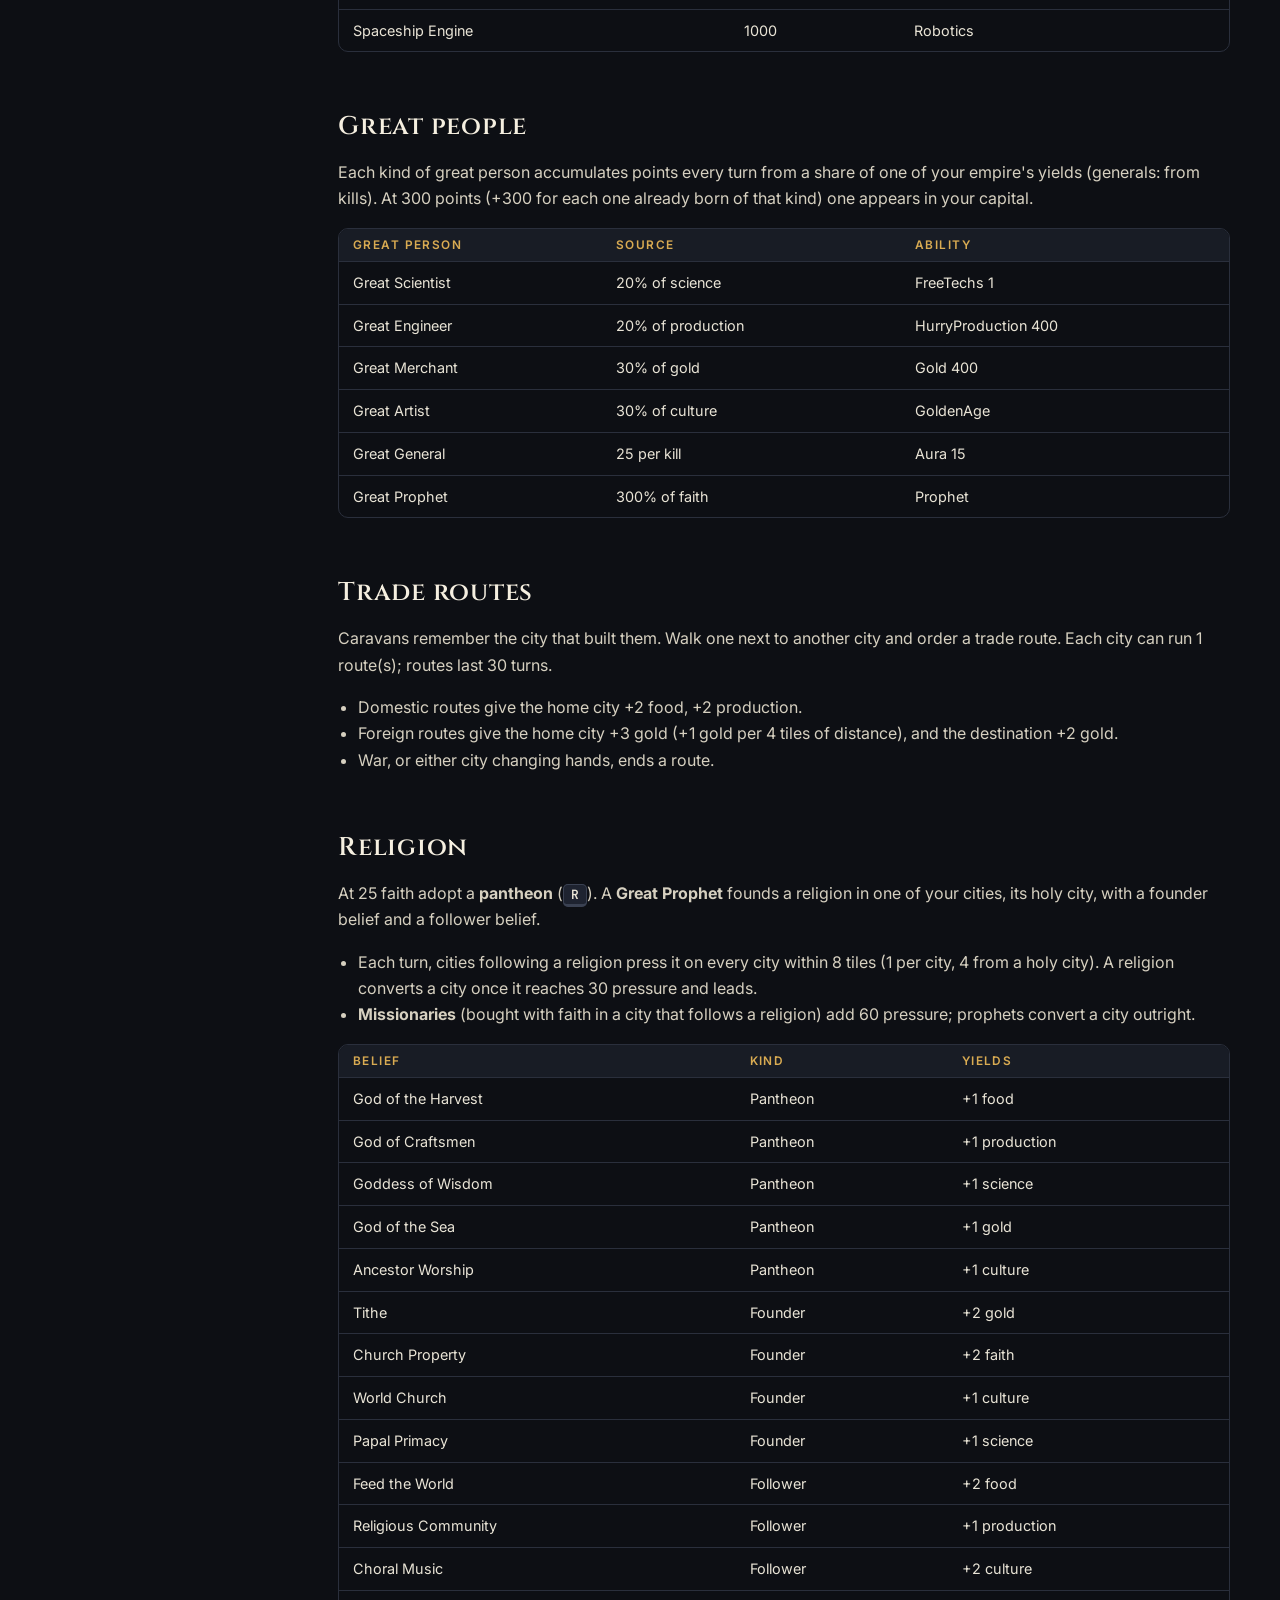
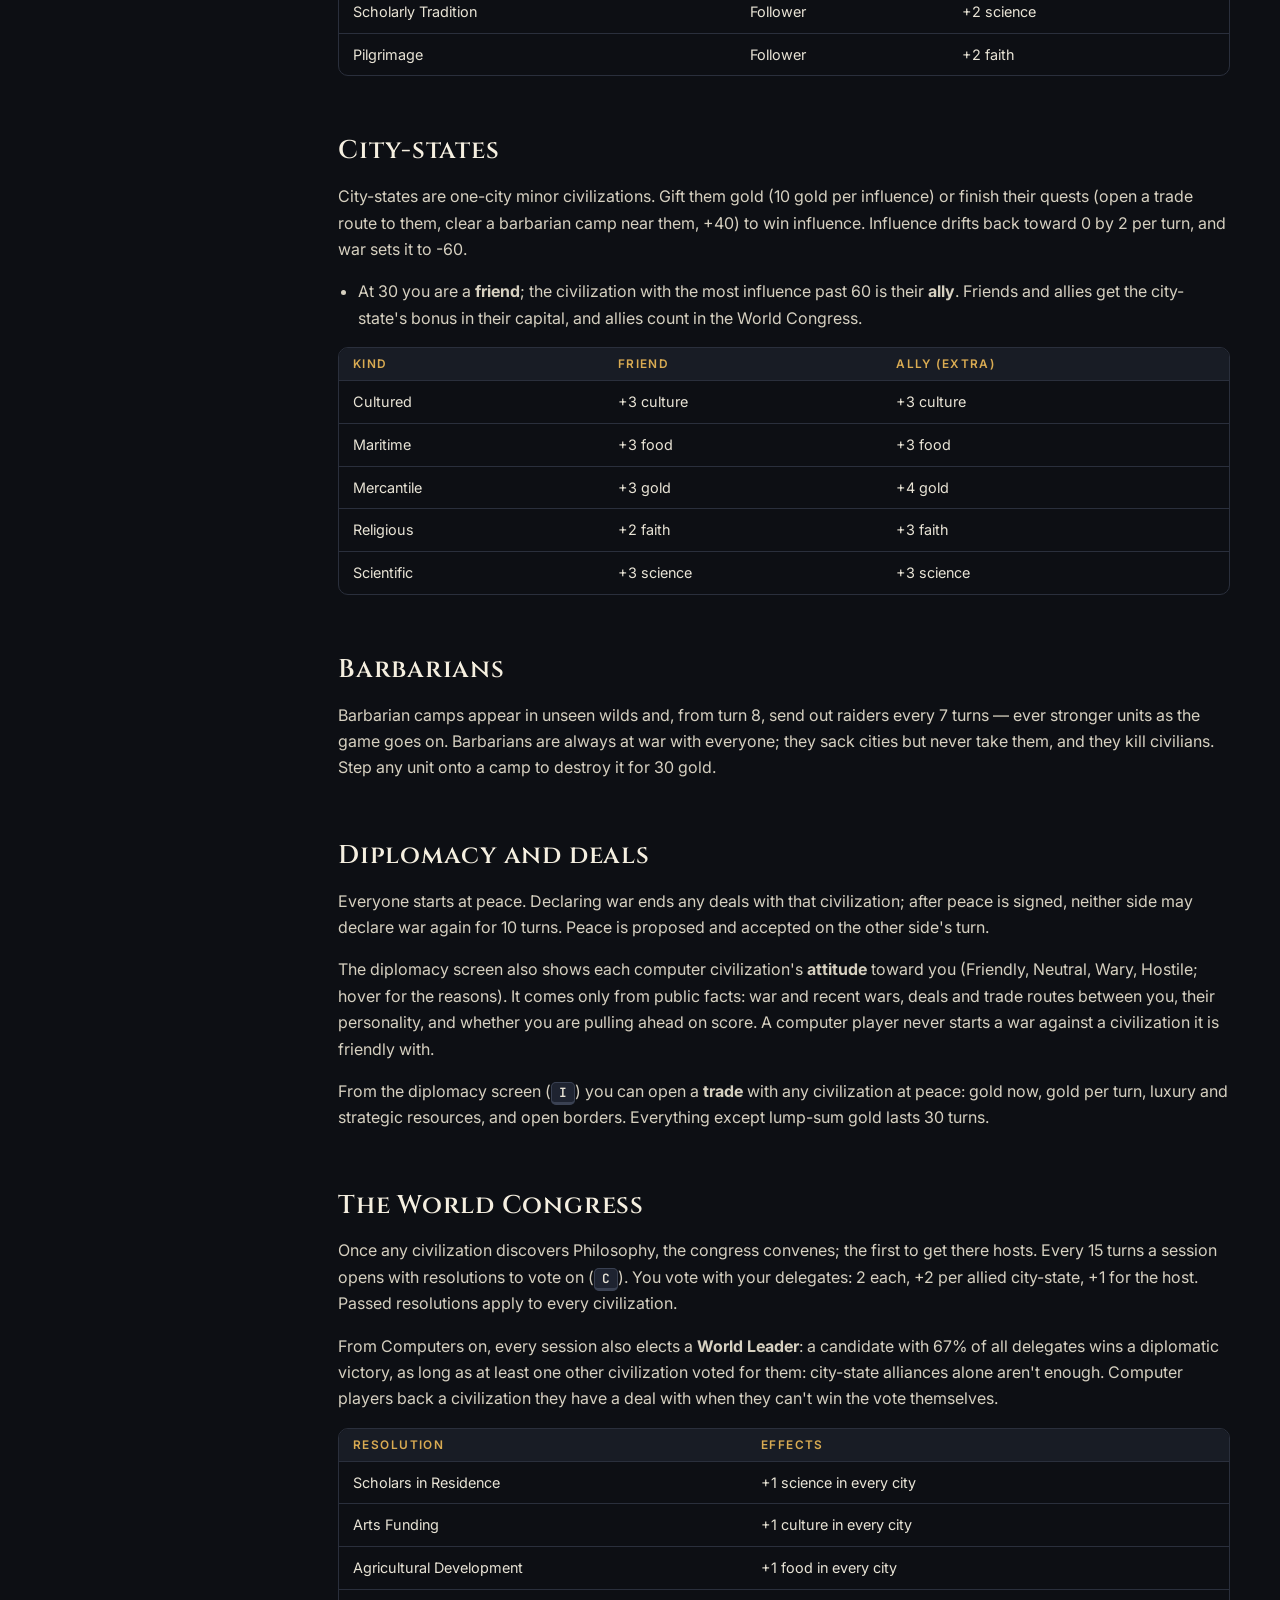
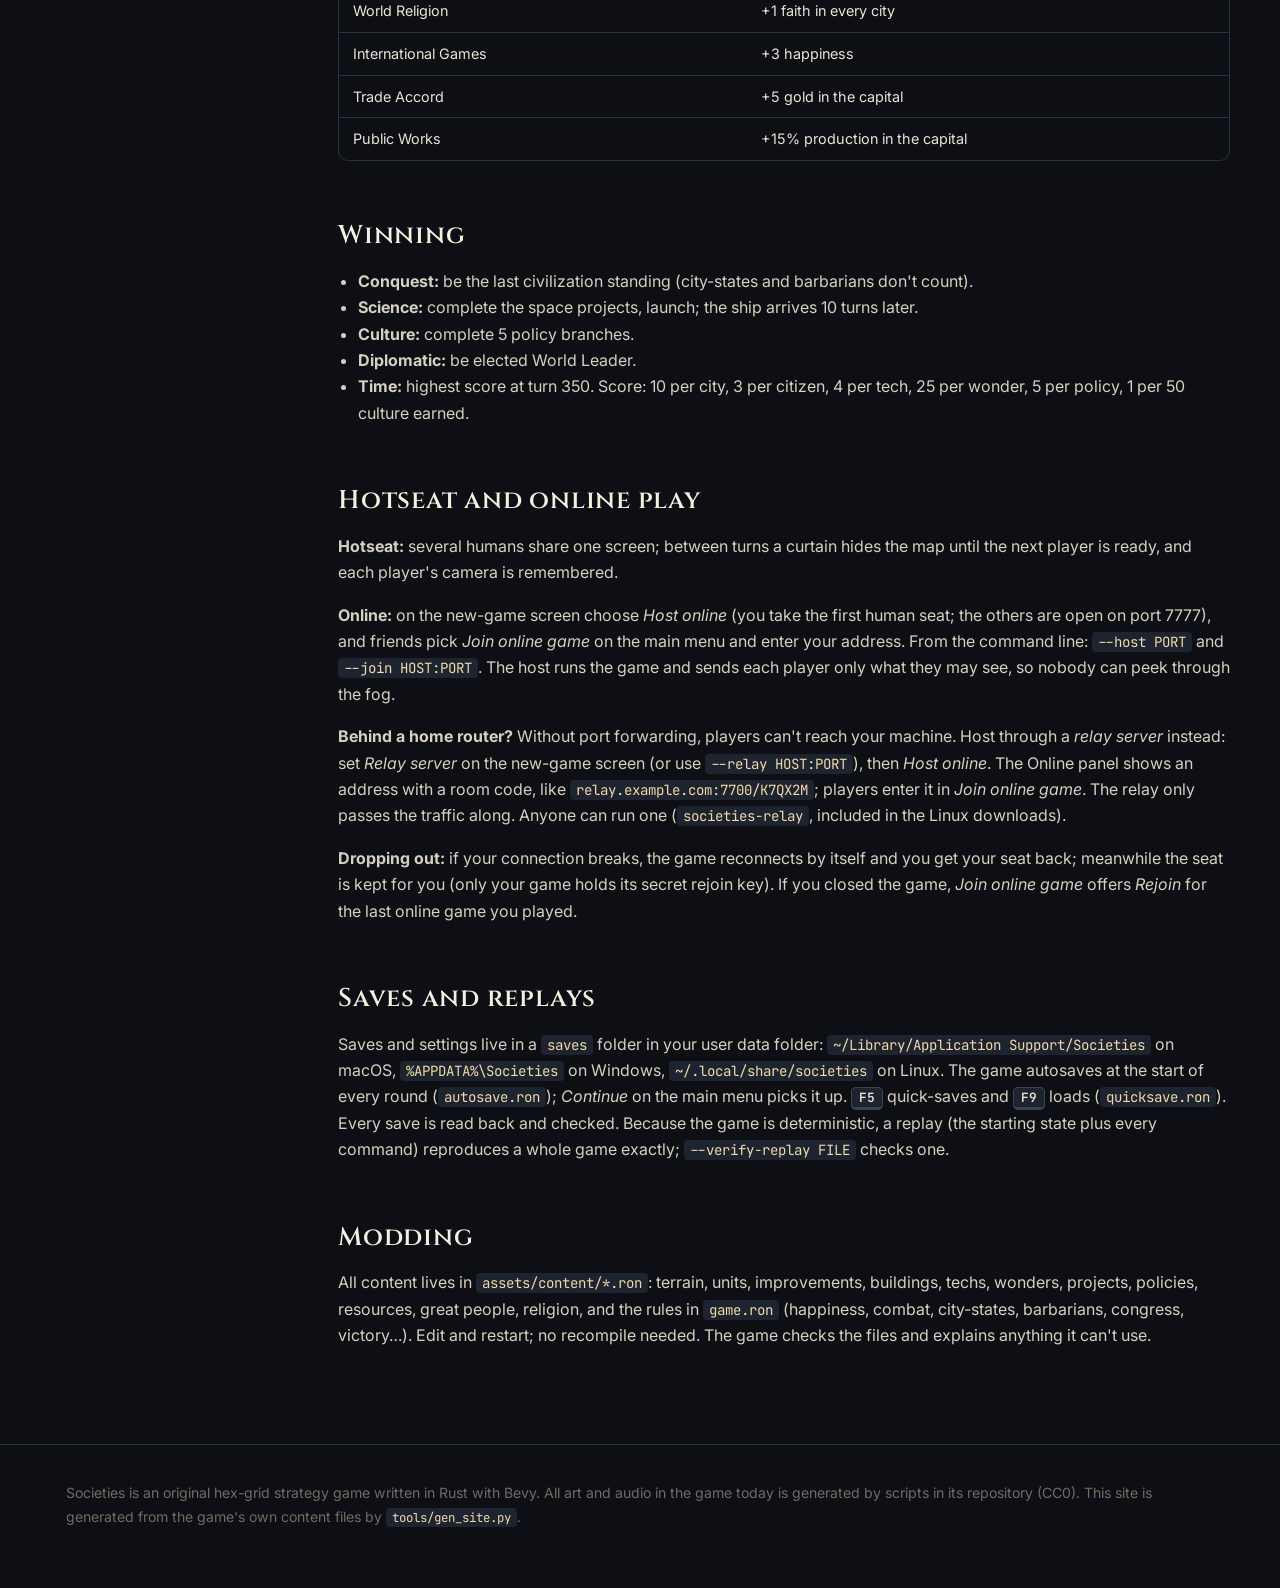
<file: manual.html>
<!doctype html>
<html lang="en">
<head>
<meta charset="utf-8">
<meta name="viewport" content="width=device-width, initial-scale=1">
<title>Societies — Manual</title>
<meta name="description" content="The Societies player&#x27;s manual: rules, controls and content.">
<meta property="og:title" content="Societies — Manual">
<meta property="og:description" content="The Societies player&#x27;s manual: rules, controls and content.">
<meta property="og:image" content="images/ingame.jpg">
<link rel="icon" href="data:image/svg+xml,&lt;svg viewBox=&#x27;0 0 32 32&#x27; aria-hidden=&#x27;true&#x27;&gt;&lt;path d=&#x27;M16 2 28 9v14l-12 7L4 23V9z&#x27; fill=&#x27;none&#x27; stroke=&#x27;%23d9ab52&#x27; stroke-width=&#x27;2&#x27;/&gt;&lt;path d=&#x27;M16 9l6 3.5v7L16 23l-6-3.5v-7z&#x27; fill=&#x27;%23d9ab52&#x27;/&gt;&lt;/svg&gt;">
<link rel="preconnect" href="https://fonts.googleapis.com"><link rel="preconnect" href="https://fonts.gstatic.com" crossorigin><link href="https://fonts.googleapis.com/css2?family=Cinzel:wght@500;600;700&family=Inter:wght@400;500;600&family=JetBrains+Mono:wght@400;600&display=swap" rel="stylesheet">
<link rel="stylesheet" href="style.css">
</head>
<body>
<header class="bar"><nav><a class="brand" href="index.html"><svg viewBox="0 0 32 32" aria-hidden="true"><path d="M16 2 28 9v14l-12 7L4 23V9z" fill="none" stroke="#d9ab52" stroke-width="2"/><path d="M16 9l6 3.5v7L16 23l-6-3.5v-7z" fill="#d9ab52"/></svg>SOCIETIES</a><a class="link" href="index.html">Home</a><a class="link here" href="manual.html">Manual</a><a class="link" href="assets.html">Assets wanted</a></nav></header>
<header class="page-head"><div class="wrap"><p class="eyebrow">Manual</p><h1>How to play</h1>
<p>Everything from founding your first city to the World Congress. Numbers on this page come straight from the
game's content files.</p></div></header>
<div class="wrap doc"><aside><a href="#start">Getting started</a><a href="#controls">Controls</a><a href="#map">The map</a><a href="#units">Units and movement</a><a href="#cities">Cities</a><a href="#yields">Yields</a><a href="#research">Research</a><a href="#improvements">Workers and improvements</a><a href="#resources">Resources</a><a href="#combat">Combat</a><a href="#happiness">Happiness and golden ages</a><a href="#policies">Social policies</a><a href="#wonders">Wonders and projects</a><a href="#great">Great people</a><a href="#trade">Trade routes</a><a href="#religion">Religion</a><a href="#citystates">City-states</a><a href="#barbarians">Barbarians</a><a href="#diplomacy">Diplomacy and deals</a><a href="#congress">The World Congress</a><a href="#victory">Winning</a><a href="#multiplayer">Hotseat and online play</a><a href="#saves">Saves and replays</a><a href="#modding">Modding</a></aside><article><h2 id="start">Getting started</h2>
<p>Download the game for your platform from the <a href="index.html#play">home page</a>, unpack it and run
<code>societies</code> (macOS and Windows warn the first time because the builds aren't signed yet; the home page
says how to get past that).</p>
<p>New to the game? Choose <em>Tutorial</em> on the main menu (or run <code>societies --tutorial</code>): a small
map against one easy rival, with a guide that walks you through founding your capital, choosing research and
production, exploring and ending your turn. Each step moves on once you've done it.</p>
<p>Launch the game without arguments to reach the <strong>main menu</strong>. Choose <em>New game</em> and set:</p>
<ul>
<li><strong>Civilizations</strong> (2–8) and how many of them are <strong>human players</strong>. Humans share the
screen in turn (hotseat); with 0 humans you watch the AIs play.</li>
<li><strong>AI difficulty</strong>: Easy, Normal, Hard, Brutal. Harder AIs get bonuses
to yields, costs and combat; they never see more than you would.</li>
<li>Each computer civilization gets a <strong>personality</strong>, shown on the diplomacy screen:
Builder, Conqueror, Expansionist, Diplomat. It changes how readily they start wars, how many
cities they aim for, how much they love wonders, and how generous they are to city-states.</li>
<li><strong>Game speed</strong>: Standard (350 turns, 100% yields), Quick (235 turns, 150% yields), Epic (525 turns, 67% yields).
Faster games scale every city's yields up and end sooner.</li>
<li><strong>Map size</strong> and <strong>map type</strong> (continent, pangaea, two continents, archipelago,
fractal), the number of <strong>city-states</strong>, <strong>barbarians</strong> on or off, and the map seed.</li>
</ul>
<p>You begin with settler, warrior, scout. Found your first city with the settler on good land
(grassland and plains, hills and resources nearby), explore with the scout, and press <kbd>Enter</kbd> to end the turn.</p>
<p>Command line options skip the menu: <code>--seed</code>, <code>--players</code>, <code>--ai</code>,
<code>--difficulty</code>, <code>--width</code>/<code>--height</code>, <code>--map-type</code>,
<code>--city-states</code>, <code>--no-barbarians</code>, <code>--load</code>, <code>--host</code>/<code>--join</code>.</p>
<h2 id="controls">Controls</h2><div class="table"><table><thead><tr><th>Input</th><th>Action</th></tr></thead><tbody><tr><td class="">Left click</td><td class="">Select a unit, city or tile</td></tr><tr><td class="">Right click</td><td class="">Move the selected unit (or attack an enemy)</td></tr><tr><td class="">Right drag / WASD</td><td class="">Pan the camera</td></tr><tr><td class="">Mouse wheel / Q, E</td><td class="">Zoom and rotate</td></tr><tr><td class="">Enter</td><td class="">End turn</td></tr><tr><td class="">N</td><td class="">Next unit with moves left</td></tr><tr><td class="">Ctrl+Z / Cmd+Z</td><td class="">Undo a move that revealed nothing new</td></tr><tr><td class="">L</td><td class="">Turn log: what happened, by turn</td></tr><tr><td class="">B</td><td class="">Found a city with a settler</td></tr><tr><td class="">T</td><td class="">Technology tree</td></tr><tr><td class="">P</td><td class="">Social policies</td></tr><tr><td class="">R</td><td class="">Religion</td></tr><tr><td class="">I</td><td class="">Diplomacy and deals</td></tr><tr><td class="">C</td><td class="">World Congress</td></tr><tr><td class="">M</td><td class="">Music on/off</td></tr><tr><td class="">F5 / F9</td><td class="">Quick-save / quick-load</td></tr><tr><td class="">Esc / F10</td><td class="">Pause menu: save, load, volume, fullscreen, main menu, quit</td></tr><tr><td class="">F11</td><td class="">Fullscreen on/off (volumes, tips and fullscreen are remembered)</td></tr><tr><td class="">F12</td><td class="">Developer tools (checksums, replays, map reveal, terrain painting)</td></tr></tbody></table></div><p>The game speaks English and Italian: <em>Language</em> on the main menu switches. Every key except Escape and the arrows can be changed: pause menu &rarr; <em>Keys</em>. The pause menu also sets the <strong>interface size</strong> (80&ndash;150%) and <strong>colour-blind colours</strong>, a palette for the civilizations that stays distinct with the common kinds of colour blindness.</p><p>The top bar shows the turn and your gold, science, culture, faith and happiness with their income per turn. The buttons down the left edge open Research, Diplomacy, Policies, Religion, Congress, your Empire and the Turn log. The selected unit or tile shows in a card at the bottom left, above the <strong>minimap</strong>: click or drag on it to move the view. With a unit selected, point at something it can attack for a <strong>battle preview</strong>: both sides' strength, every modifier and the damage to expect. Selecting one of your cities opens its panel on the right. Important events (war declared on you, a city lost, offers, wonders, the congress) appear as <strong>notification cards</strong> at the top right; click one to dismiss it. A small <strong>tip</strong> box suggests what to do next; dismiss each tip with <em>Got it</em> or turn them off.</p><h2 id="map">The map</h2><p>The world is a grid of hexes. You only see what your units and cities can see; tiles you have explored stay on your map as you last saw them.</p><p><strong>Rivers</strong> run from the highlands to the sea; a worked river tile adds +1 gold, and units on a river tile defend +25% against melee attacks.</p><div class="table"><table><thead><tr><th>Terrain</th><th>Yields</th><th>Move cost</th><th>Defense</th></tr></thead><tbody><tr><td class="">Ocean</td><td class="">+1 food, +1 gold</td><td class="">1</td><td class="">—</td></tr><tr><td class="">Coast</td><td class="">+1 food, +1 gold</td><td class="">1</td><td class="">—</td></tr><tr><td class="">Mountain</td><td class="">none</td><td class="">impassable</td><td class="">—</td></tr><tr><td class="">Hills</td><td class="">+2 production</td><td class="">2</td><td class="">+25%</td></tr><tr><td class="">Desert</td><td class="">none</td><td class="">1</td><td class="">—</td></tr><tr><td class="">Plains</td><td class="">+1 food, +1 production</td><td class="">1</td><td class="">—</td></tr><tr><td class="">Grassland</td><td class="">+2 food</td><td class="">1</td><td class="">—</td></tr></tbody></table></div><h2 id="units">Units and movement</h2>
<p>Each unit has movement points; entering a tile costs its terrain's move cost (a unit with any points left can
always enter). Order a distant destination and the unit keeps walking on later turns. Land units can
<strong>embark</strong> onto water once you know Optics, but are weak at sea.</p>
<ul>
<li><strong>Stacking:</strong> 1 military and 1 civilian unit
per tile.</li>
<li><strong>Zone of control:</strong> moving from one tile next to an enemy soldier to another costs all your
movement.</li>
<li><strong>Closed borders:</strong> at peace you may not enter another civilization's land unless they open their
borders by deal; traders and missionaries are always welcome.</li>
</ul>
<p><strong>Upgrades:</strong> once you know the newer unit's technology, an older unit standing inside your borders
can be upgraded for gold before it moves (2 gold per point of production difference, at least 20). Siege engines
fight cities at double strength.</p>
<div class="table"><table><thead><tr><th>Unit</th><th>Strength</th><th>Ranged</th><th>Moves</th><th>Cost</th><th>Requires</th><th>Upgrades to</th></tr></thead><tbody><tr><td class="">Settler</td><td class="">—</td><td class="">—</td><td class="">2</td><td class="">40</td><td class="">—</td><td class="">—</td></tr><tr><td class="">Warrior</td><td class="">8</td><td class="">—</td><td class="">2</td><td class="">20</td><td class="">—</td><td class="">Swordsman</td></tr><tr><td class="">Scout</td><td class="">5</td><td class="">—</td><td class="">3</td><td class="">18</td><td class="">—</td><td class="">—</td></tr><tr><td class="">Worker</td><td class="">—</td><td class="">—</td><td class="">2</td><td class="">30</td><td class="">—</td><td class="">—</td></tr><tr><td class="">Archer</td><td class="">5</td><td class="">8 (range 2)</td><td class="">2</td><td class="">30</td><td class="">—</td><td class="">Cannon</td></tr><tr><td class="">Spearman</td><td class="">11</td><td class="">—</td><td class="">2</td><td class="">30</td><td class="">Bronze Working</td><td class="">Musketman</td></tr><tr><td class="">Horseman</td><td class="">12</td><td class="">—</td><td class="">4</td><td class="">40</td><td class="">Horseback Riding + horses</td><td class="">Knight</td></tr><tr><td class="">Swordsman</td><td class="">14</td><td class="">—</td><td class="">2</td><td class="">45</td><td class="">Iron Working + iron</td><td class="">Musketman</td></tr><tr><td class="">Catapult</td><td class="">7</td><td class="">14 (range 2)</td><td class="">2</td><td class="">55</td><td class="">Mathematics + iron</td><td class="">Cannon</td></tr><tr><td class="">Knight</td><td class="">20</td><td class="">—</td><td class="">4</td><td class="">80</td><td class="">Chivalry + horses</td><td class="">Tank</td></tr><tr><td class="">Galley</td><td class="">10</td><td class="">—</td><td class="">3</td><td class="">40</td><td class="">Sailing</td><td class="">Frigate</td></tr><tr><td class="">Musketman</td><td class="">24</td><td class="">—</td><td class="">2</td><td class="">95</td><td class="">Gunpowder</td><td class="">Rifleman</td></tr><tr><td class="">Cannon</td><td class="">10</td><td class="">26 (range 2)</td><td class="">2</td><td class="">110</td><td class="">Metallurgy + iron</td><td class="">Artillery</td></tr><tr><td class="">Frigate</td><td class="">22</td><td class="">24 (range 2)</td><td class="">5</td><td class="">120</td><td class="">Navigation + iron</td><td class="">Ironclad</td></tr><tr><td class="">Rifleman</td><td class="">34</td><td class="">—</td><td class="">2</td><td class="">150</td><td class="">Rifling</td><td class="">Infantry</td></tr><tr><td class="">Artillery</td><td class="">16</td><td class="">40 (range 3)</td><td class="">2</td><td class="">180</td><td class="">Dynamite + coal</td><td class="">Rocket Artillery</td></tr><tr><td class="">Ironclad</td><td class="">40</td><td class="">—</td><td class="">4</td><td class="">170</td><td class="">Steam Power + coal</td><td class="">Destroyer</td></tr><tr><td class="">Infantry</td><td class="">50</td><td class="">—</td><td class="">2</td><td class="">230</td><td class="">Replaceable Parts</td><td class="">—</td></tr><tr><td class="">Tank</td><td class="">70</td><td class="">—</td><td class="">4</td><td class="">300</td><td class="">Combustion + coal</td><td class="">Modern Armor</td></tr><tr><td class="">Destroyer</td><td class="">55</td><td class="">—</td><td class="">6</td><td class="">260</td><td class="">Electricity + coal</td><td class="">—</td></tr><tr><td class="">Rocket Artillery</td><td class="">30</td><td class="">70 (range 3)</td><td class="">3</td><td class="">380</td><td class="">Rocketry + coal</td><td class="">—</td></tr><tr><td class="">Modern Armor</td><td class="">100</td><td class="">—</td><td class="">5</td><td class="">450</td><td class="">Computers + coal</td><td class="">—</td></tr><tr><td class="">Caravan</td><td class="">—</td><td class="">—</td><td class="">2</td><td class="">50</td><td class="">Trade</td><td class="">—</td></tr><tr><td class="">Great Scientist</td><td class="">—</td><td class="">—</td><td class="">2</td><td class="">—</td><td class="">—</td><td class="">—</td></tr><tr><td class="">Great Engineer</td><td class="">—</td><td class="">—</td><td class="">2</td><td class="">—</td><td class="">—</td><td class="">—</td></tr><tr><td class="">Great Merchant</td><td class="">—</td><td class="">—</td><td class="">2</td><td class="">—</td><td class="">—</td><td class="">—</td></tr><tr><td class="">Great Artist</td><td class="">—</td><td class="">—</td><td class="">2</td><td class="">—</td><td class="">—</td><td class="">—</td></tr><tr><td class="">Great General</td><td class="">—</td><td class="">—</td><td class="">2</td><td class="">—</td><td class="">—</td><td class="">—</td></tr><tr><td class="">Great Prophet</td><td class="">—</td><td class="">—</td><td class="">2</td><td class="">—</td><td class="">—</td><td class="">—</td></tr><tr><td class="">Missionary</td><td class="">—</td><td class="">—</td><td class="">3</td><td class="">80 faith</td><td class="">—</td><td class="">—</td></tr></tbody></table></div><h2 id="cities">Cities</h2>
<p>A settler founds a city at least 3 tiles from any other. Each citizen works one tile within
2 tiles (the best ones are chosen automatically); the city center always yields
+1 food, +2 production, +2 science, +1 culture.</p>
<ul>
<li><strong>Growth:</strong> each citizen eats 2 food; surplus food fills the granary, and
size N needs 15 + 8×(N−1) food to grow. Starving cities shrink.</li>
<li><strong>Focus</strong> (in the city panel): Balanced, Food, Production, Gold, Science or Culture steers which
tiles the citizens work; rings on the map show the worked tiles while the city is selected.</li>
<li><strong>Production</strong> goes into the city's queue: units, buildings, wonders and projects. One item completes
per turn; leftovers carry over.</li>
<li><strong>Borders</strong> grow one tile at a time with the city's culture, up to 3 tiles
out.</li>
</ul>
<div class="table"><table><thead><tr><th>Building</th><th>Cost</th><th>Yields</th><th>Happiness</th><th>Requires</th></tr></thead><tbody><tr><td class="">Monument</td><td class="">30</td><td class="">+2 culture</td><td class="">—</td><td class="">—</td></tr><tr><td class="">Shrine</td><td class="">35</td><td class="">+2 faith</td><td class="">1</td><td class="">—</td></tr><tr><td class="">Barracks</td><td class="">40</td><td class="">+1 production</td><td class="">—</td><td class="">Bronze Working</td></tr><tr><td class="">Granary</td><td class="">50</td><td class="">+2 food</td><td class="">—</td><td class="">Pottery</td></tr><tr><td class="">Library</td><td class="">60</td><td class="">+3 science</td><td class="">—</td><td class="">Writing</td></tr><tr><td class="">Market</td><td class="">70</td><td class="">+3 gold</td><td class="">—</td><td class="">Currency</td></tr><tr><td class="">Temple</td><td class="">70</td><td class="">+1 culture, +2 faith</td><td class="">2</td><td class="">Philosophy</td></tr><tr><td class="">Amphitheater</td><td class="">90</td><td class="">+3 culture</td><td class="">3</td><td class="">Construction</td></tr><tr><td class="">Aqueduct</td><td class="">100</td><td class="">+3 food</td><td class="">—</td><td class="">Engineering</td></tr><tr><td class="">Workshop</td><td class="">100</td><td class="">+3 production</td><td class="">—</td><td class="">Machinery</td></tr><tr><td class="">University</td><td class="">140</td><td class="">+4 science</td><td class="">—</td><td class="">Education</td></tr><tr><td class="">Observatory</td><td class="">150</td><td class="">+3 science</td><td class="">—</td><td class="">Astronomy</td></tr><tr><td class="">Bank</td><td class="">140</td><td class="">+4 gold</td><td class="">—</td><td class="">Banking</td></tr><tr><td class="">Factory</td><td class="">260</td><td class="">+5 production</td><td class="">—</td><td class="">Industrialization</td></tr></tbody></table></div><h2 id="yields">Yields</h2>
<ul>
<li><strong>Food</strong> grows cities. <strong>Production</strong> builds things. <strong>Gold</strong> fills the
treasury (gifts, deals). <strong>Science</strong> drives research. <strong>Culture</strong> grows borders and buys
social policies. <strong>Faith</strong> buys pantheons and missionaries and brings Great Prophets.</li>
</ul><h2 id="research">Research</h2>
<p>Pick any technology as your goal in the tech tree (<kbd>T</kbd>); its missing prerequisites are researched on the way.
Science from all your cities goes into the current tech each turn. There are 52 techs across these eras:
Ancient, Classical, Medieval, Renaissance, Industrial, Modern, Atomic &amp; Information.</p><h2 id="improvements">Workers and improvements</h2><p>Workers build improvements on tiles inside your borders; each takes a few turns of work.</p><div class="table"><table><thead><tr><th>Improvement</th><th>Terrains</th><th>Turns</th><th>Yields</th><th>Requires</th></tr></thead><tbody><tr><td class="">Farm</td><td class="">grassland, plains, desert</td><td class="">4</td><td class="">+1 food</td><td class="">Agriculture</td></tr><tr><td class="">Mine</td><td class="">hills</td><td class="">5</td><td class="">+2 production</td><td class="">Mining</td></tr><tr><td class="">Pasture</td><td class="">on its resources</td><td class="">4</td><td class="">+1 food</td><td class="">Animal Husbandry</td></tr><tr><td class="">Plantation</td><td class="">on its resources</td><td class="">5</td><td class="">+1 gold</td><td class="">Currency</td></tr></tbody></table></div><h2 id="resources">Resources</h2>
<p>A resource counts once it is inside your borders, you can see it, and it carries the improvement that connects it.
<strong>Bonus</strong> resources add yields. Each distinct <strong>luxury</strong> gives +4
happiness. <strong>Strategic</strong> resources come in amounts that limit how many of certain units you can field.</p>
<div class="table"><table><thead><tr><th>Resource</th><th>Kind</th><th>Terrains</th><th>Yields</th><th>Connected by</th><th>Revealed by</th><th>Amount</th></tr></thead><tbody><tr><td class="">Wheat</td><td class="">Bonus</td><td class="">plains</td><td class="">+1 food</td><td class="">farm</td><td class="">—</td><td class="">—</td></tr><tr><td class="">Cattle</td><td class="">Bonus</td><td class="">grassland</td><td class="">+1 food</td><td class="">pasture</td><td class="">—</td><td class="">—</td></tr><tr><td class="">Stone</td><td class="">Bonus</td><td class="">desert, hills</td><td class="">+1 production</td><td class="">mine</td><td class="">—</td><td class="">—</td></tr><tr><td class="">Fish</td><td class="">Bonus</td><td class="">coast</td><td class="">+2 food</td><td class="">borders</td><td class="">—</td><td class="">—</td></tr><tr><td class="">Silk</td><td class="">Luxury</td><td class="">grassland</td><td class="">+1 gold, +1 culture</td><td class="">plantation</td><td class="">—</td><td class="">—</td></tr><tr><td class="">Spices</td><td class="">Luxury</td><td class="">grassland, plains</td><td class="">+1 food, +1 gold</td><td class="">plantation</td><td class="">—</td><td class="">—</td></tr><tr><td class="">Wine</td><td class="">Luxury</td><td class="">plains</td><td class="">+1 gold, +1 faith</td><td class="">plantation</td><td class="">—</td><td class="">—</td></tr><tr><td class="">Gems</td><td class="">Luxury</td><td class="">hills</td><td class="">+3 gold</td><td class="">mine</td><td class="">—</td><td class="">—</td></tr><tr><td class="">Gold</td><td class="">Luxury</td><td class="">desert, hills</td><td class="">+3 gold</td><td class="">mine</td><td class="">—</td><td class="">—</td></tr><tr><td class="">Pearls</td><td class="">Luxury</td><td class="">coast</td><td class="">+2 gold</td><td class="">borders</td><td class="">—</td><td class="">—</td></tr><tr><td class="">Horses</td><td class="">Strategic</td><td class="">grassland, plains</td><td class="">+1 production</td><td class="">pasture</td><td class="">Animal Husbandry</td><td class="">2</td></tr><tr><td class="">Iron</td><td class="">Strategic</td><td class="">hills, desert</td><td class="">+1 production</td><td class="">mine</td><td class="">Bronze Working</td><td class="">2</td></tr><tr><td class="">Coal</td><td class="">Strategic</td><td class="">hills</td><td class="">+2 production</td><td class="">mine</td><td class="">Industrialization</td><td class="">3</td></tr></tbody></table></div><h2 id="combat">Combat</h2>
<ul>
<li><strong>Melee</strong> units attack adjacent tiles and take damage back; <strong>ranged</strong> units strike from a
distance without retaliation.</li>
<li>Strength is scaled by health (50% at almost no hit points), terrain defense, flanking (+10%
per other friendly soldier next to the target), great generals (+aura nearby) and difficulty.</li>
<li>Damage is about 30 × attack/defense, ±20%. Units have
100 HP and heal 10/15/20 per turn in the
field, in your land or in a city, if they rested.</li>
<li><strong>Cities</strong> defend with 8 + 2 per citizen
plus a share of their garrison. A melee unit that brings a city to 0 HP captures it.</li>
<li>Undefended civilians are captured by a melee attacker.</li>
</ul><h2 id="happiness">Happiness and golden ages</h2>
<p>Your empire starts with 9 happiness. Every city costs 2, and every 3
citizens cost 1. Buildings, luxuries, wonders and policies add happiness.</p>
<ul>
<li>Below 0, cities stop growing. At -10 or below, production drops to
75%.</li>
<li>Surplus happiness accumulates; at 150 (+100 for each later one) a
<strong>golden age</strong> begins: 10 turns of +20% production, +20% gold, +20% culture.</li>
</ul><h2 id="policies">Social policies</h2>
<p>Culture buys policies (<kbd>P</kbd>). The next one costs (25 + 42 per policy
adopted), plus 15% for every city beyond the first. Open a branch first, then adopt its other
policies. Completing 5 branches wins a culture victory.</p><div class="table"><table><thead><tr><th>Branch</th><th>Requires</th><th>Policies</th><th>Excludes</th></tr></thead><tbody><tr><td class="">Tradition</td><td class="">—</td><td class="wrap">Tradition, Aristocracy, Legalism, Monarchy</td><td class="">—</td></tr><tr><td class="">Liberty</td><td class="">—</td><td class="wrap">Liberty, Republic, Meritocracy, Representation</td><td class="">—</td></tr><tr><td class="">Honor</td><td class="">—</td><td class="wrap">Honor, Warrior Code, Military Caste, Professional Army</td><td class="">—</td></tr><tr><td class="">Piety</td><td class="">Philosophy</td><td class="wrap">Piety, Organized Religion, Mandate of Heaven, Reformation</td><td class="">—</td></tr><tr><td class="">Commerce</td><td class="">Currency</td><td class="wrap">Commerce, Trade Unions, Mercantilism, Entrepreneurship</td><td class="">—</td></tr><tr><td class="">Rationalism</td><td class="">Education</td><td class="wrap">Rationalism, Secularism, Humanism, Scientific Revolution</td><td class="">—</td></tr><tr><td class="">Freedom</td><td class="">Electricity</td><td class="wrap">Freedom, Civil Society, Free Speech</td><td class="">order, autocracy</td></tr><tr><td class="">Order</td><td class="">Industrialization</td><td class="wrap">Order, Five-Year Plan, Solidarity</td><td class="">freedom, autocracy</td></tr><tr><td class="">Autocracy</td><td class="">Industrialization</td><td class="wrap">Autocracy, Militarism, Propaganda</td><td class="">freedom, order</td></tr></tbody></table></div><h2 id="wonders">Wonders and projects</h2>
<p><strong>World wonders</strong> can be built once in the whole world: if someone finishes first, your city keeps
its production. <strong>National wonders</strong> are one per civilization. <strong>Projects</strong> include the
space race.</p><div class="table"><table><thead><tr><th>Wonder</th><th>Kind</th><th>Cost</th><th>Requires</th><th>Effects</th></tr></thead><tbody><tr><td class="">Pyramids</td><td class="">World</td><td class="">140</td><td class="">Masonry</td><td class="wrap">+25% production in its city; +2 production in its city</td></tr><tr><td class="">Great Library</td><td class="">World</td><td class="">160</td><td class="">Writing</td><td class="wrap">1 free tech(s); +3 science in its city</td></tr><tr><td class="">Hanging Gardens</td><td class="">World</td><td class="">150</td><td class="">Pottery</td><td class="wrap">+1 food in every city; +1 happiness</td></tr><tr><td class="">Colossus</td><td class="">World</td><td class="">180</td><td class="">Bronze Working</td><td class="wrap">+5 gold in its city</td></tr><tr><td class="">Great Lighthouse</td><td class="">World</td><td class="">200</td><td class="">Optics</td><td class="wrap">+2 production, +3 gold in its city</td></tr><tr><td class="">Parthenon</td><td class="">World</td><td class="">220</td><td class="">Philosophy</td><td class="wrap">+1 culture in every city</td></tr><tr><td class="">Notre-Dame</td><td class="">World</td><td class="">320</td><td class="">Theology</td><td class="wrap">+2 faith in every city; +5 happiness</td></tr><tr><td class="">Machu Picchu</td><td class="">World</td><td class="">300</td><td class="">Engineering</td><td class="wrap">+10% combat strength; +3 gold in its city</td></tr><tr><td class="">Sistine Chapel</td><td class="">World</td><td class="">450</td><td class="">Printing Press</td><td class="wrap">+2 culture in every city</td></tr><tr><td class="">Taj Mahal</td><td class="">World</td><td class="">450</td><td class="">Banking</td><td class="wrap">+2 gold in every city; +3 culture in its city</td></tr><tr><td class="">Big Ben</td><td class="">World</td><td class="">650</td><td class="">Economics</td><td class="wrap">+3 gold in every city</td></tr><tr><td class="">Louvre</td><td class="">World</td><td class="">700</td><td class="">Scientific Theory</td><td class="wrap">+3 culture in every city</td></tr><tr><td class="">Statue of Liberty</td><td class="">World</td><td class="">700</td><td class="">Electricity</td><td class="wrap">+1 production, +1 culture in every city</td></tr><tr><td class="">Eiffel Tower</td><td class="">World</td><td class="">900</td><td class="">Industrialization</td><td class="wrap">+1 production, +2 culture in every city; +3 happiness</td></tr><tr><td class="">Sydney Opera House</td><td class="">World</td><td class="">1100</td><td class="">Radio</td><td class="wrap">+4 culture in every city</td></tr><tr><td class="">Hubble Telescope</td><td class="">World</td><td class="">1400</td><td class="">Satellites</td><td class="wrap">2 free tech(s); +3 science in every city</td></tr><tr><td class="">National Epic</td><td class="">National</td><td class="">160</td><td class="">Philosophy</td><td class="wrap">+3 culture in its city; +1 culture in every city</td></tr><tr><td class="">Heroic Epic</td><td class="">National</td><td class="">150</td><td class="">Bronze Working</td><td class="wrap">+10% combat strength</td></tr><tr><td class="">Oxford University</td><td class="">National</td><td class="">300</td><td class="">Education</td><td class="wrap">2 free tech(s); +3 science in its city</td></tr><tr><td class="">Hermitage</td><td class="">National</td><td class="">300</td><td class="">Scientific Theory</td><td class="wrap">+2 culture in every city</td></tr><tr><td class="">Ironworks</td><td class="">National</td><td class="">280</td><td class="">Machinery</td><td class="wrap">+8 production in its city</td></tr></tbody></table></div><div class="table"><table><thead><tr><th>Project</th><th>Cost</th><th>Requires</th></tr></thead><tbody><tr><td class="">Manhattan Project</td><td class="">1200</td><td class="">Nuclear Fission</td></tr><tr><td class="">Apollo Program</td><td class="">1200</td><td class="">Rocketry</td></tr><tr><td class="">Spaceship Booster</td><td class="">800</td><td class="">Rocketry</td></tr><tr><td class="">Spaceship Cockpit</td><td class="">900</td><td class="">Satellites</td></tr><tr><td class="">Spaceship Engine</td><td class="">1000</td><td class="">Robotics</td></tr></tbody></table></div><h2 id="great">Great people</h2>
<p>Each kind of great person accumulates points every turn from a share of one of your empire's yields (generals: from
kills). At 300 points (+300 for each one already born of that kind) one appears in your capital.</p><div class="table"><table><thead><tr><th>Great person</th><th>Source</th><th>Ability</th></tr></thead><tbody><tr><td class="">Great Scientist</td><td class="">20% of science</td><td class="">FreeTechs 1</td></tr><tr><td class="">Great Engineer</td><td class="">20% of production</td><td class="">HurryProduction 400</td></tr><tr><td class="">Great Merchant</td><td class="">30% of gold</td><td class="">Gold 400</td></tr><tr><td class="">Great Artist</td><td class="">30% of culture</td><td class="">GoldenAge</td></tr><tr><td class="">Great General</td><td class="">25 per kill</td><td class="">Aura 15</td></tr><tr><td class="">Great Prophet</td><td class="">300% of faith</td><td class="">Prophet</td></tr></tbody></table></div><h2 id="trade">Trade routes</h2>
<p>Caravans remember the city that built them. Walk one next to another city and order a trade route. Each city can
run 1 route(s); routes last 30 turns.</p>
<ul><li>Domestic routes give the home city +2 food, +2 production.</li>
<li>Foreign routes give the home city +3 gold (+1 gold per 4 tiles
of distance), and the destination +2 gold.</li>
<li>War, or either city changing hands, ends a route.</li></ul><h2 id="religion">Religion</h2>
<p>At 25 faith adopt a <strong>pantheon</strong> (<kbd>R</kbd>). A <strong>Great Prophet</strong>
founds a religion in one of your cities, its holy city, with a founder belief and a follower belief.</p>
<ul>
<li>Each turn, cities following a religion press it on every city within 8 tiles
(1 per city, 4 from a holy city). A religion converts a city once it
reaches 30 pressure and leads.</li>
<li><strong>Missionaries</strong> (bought with faith in a city that follows a religion) add 60
pressure; prophets convert a city outright.</li>
</ul><div class="table"><table><thead><tr><th>Belief</th><th>Kind</th><th>Yields</th></tr></thead><tbody><tr><td class="">God of the Harvest</td><td class="">Pantheon</td><td class="">+1 food</td></tr><tr><td class="">God of Craftsmen</td><td class="">Pantheon</td><td class="">+1 production</td></tr><tr><td class="">Goddess of Wisdom</td><td class="">Pantheon</td><td class="">+1 science</td></tr><tr><td class="">God of the Sea</td><td class="">Pantheon</td><td class="">+1 gold</td></tr><tr><td class="">Ancestor Worship</td><td class="">Pantheon</td><td class="">+1 culture</td></tr><tr><td class="">Tithe</td><td class="">Founder</td><td class="">+2 gold</td></tr><tr><td class="">Church Property</td><td class="">Founder</td><td class="">+2 faith</td></tr><tr><td class="">World Church</td><td class="">Founder</td><td class="">+1 culture</td></tr><tr><td class="">Papal Primacy</td><td class="">Founder</td><td class="">+1 science</td></tr><tr><td class="">Feed the World</td><td class="">Follower</td><td class="">+2 food</td></tr><tr><td class="">Religious Community</td><td class="">Follower</td><td class="">+1 production</td></tr><tr><td class="">Choral Music</td><td class="">Follower</td><td class="">+2 culture</td></tr><tr><td class="">Scholarly Tradition</td><td class="">Follower</td><td class="">+2 science</td></tr><tr><td class="">Pilgrimage</td><td class="">Follower</td><td class="">+2 faith</td></tr></tbody></table></div><h2 id="citystates">City-states</h2>
<p>City-states are one-city minor civilizations. Gift them gold (10 gold per influence) or finish
their quests (open a trade route to them, clear a barbarian camp near them, +40) to win influence.
Influence drifts back toward 0 by 2 per turn, and war sets it to -60.</p>
<ul><li>At 30 you are a <strong>friend</strong>; the civilization with the most influence past
60 is their <strong>ally</strong>. Friends and allies get the city-state's bonus in their capital,
and allies count in the World Congress.</li></ul><div class="table"><table><thead><tr><th>Kind</th><th>Friend</th><th>Ally (extra)</th></tr></thead><tbody><tr><td class="">Cultured</td><td class="">+3 culture</td><td class="">+3 culture</td></tr><tr><td class="">Maritime</td><td class="">+3 food</td><td class="">+3 food</td></tr><tr><td class="">Mercantile</td><td class="">+3 gold</td><td class="">+4 gold</td></tr><tr><td class="">Religious</td><td class="">+2 faith</td><td class="">+3 faith</td></tr><tr><td class="">Scientific</td><td class="">+3 science</td><td class="">+3 science</td></tr></tbody></table></div><h2 id="barbarians">Barbarians</h2>
<p>Barbarian camps appear in unseen wilds and, from turn 8, send out raiders every
7 turns — ever stronger units as the game goes on. Barbarians are always at war with everyone; they
sack cities but never take them, and they kill civilians. Step any unit onto a camp to destroy it for
30 gold.</p><h2 id="diplomacy">Diplomacy and deals</h2>
<p>Everyone starts at peace. Declaring war ends any deals with that civilization; after peace is signed, neither side
may declare war again for 10 turns. Peace is proposed and accepted on the other side's
turn.</p>
<p>The diplomacy screen also shows each computer civilization's <strong>attitude</strong> toward you (Friendly,
Neutral, Wary, Hostile; hover for the reasons). It comes only from public facts: war and recent wars, deals and
trade routes between you, their personality, and whether you are pulling ahead on score. A computer player never
starts a war against a civilization it is friendly with.</p>
<p>From the diplomacy screen (<kbd>I</kbd>) you can open a <strong>trade</strong> with any civilization at peace: gold
now, gold per turn, luxury and strategic resources, and open borders. Everything except lump-sum gold lasts
30 turns.</p><h2 id="congress">The World Congress</h2>
<p>Once any civilization discovers Philosophy, the congress convenes; the first to get there hosts.
Every 15 turns a session opens with resolutions to vote on (<kbd>C</kbd>). You vote with your
delegates: 2 each, +2 per allied city-state, +1 for
the host. Passed resolutions apply to every civilization.</p>
<p>From Computers on, every session also elects a <strong>World Leader</strong>: a candidate
with 67% of all delegates wins a diplomatic victory, as long as at least one other civilization voted for them: city-state alliances alone aren't enough.
Computer players back a civilization they have a deal with when they can't win the vote themselves.</p><div class="table"><table><thead><tr><th>Resolution</th><th>Effects</th></tr></thead><tbody><tr><td class="">Scholars in Residence</td><td class="">+1 science in every city</td></tr><tr><td class="">Arts Funding</td><td class="">+1 culture in every city</td></tr><tr><td class="">Agricultural Development</td><td class="">+1 food in every city</td></tr><tr><td class="">World Religion</td><td class="">+1 faith in every city</td></tr><tr><td class="">International Games</td><td class="">+3 happiness</td></tr><tr><td class="">Trade Accord</td><td class="">+5 gold in the capital</td></tr><tr><td class="">Public Works</td><td class="">+15% production in the capital</td></tr></tbody></table></div><h2 id="victory">Winning</h2>
<ul>
<li><strong>Conquest:</strong> be the last civilization standing (city-states and barbarians don't count).</li>
<li><strong>Science:</strong> complete the space projects, launch; the ship arrives 10 turns
later.</li>
<li><strong>Culture:</strong> complete 5 policy branches.</li>
<li><strong>Diplomatic:</strong> be elected World Leader.</li>
<li><strong>Time:</strong> highest score at turn 350. Score: 10 per city,
3 per citizen, 4 per tech, 25 per wonder,
5 per policy, 1 per 50 culture earned.</li>
</ul><h2 id="multiplayer">Hotseat and online play</h2>
<p><strong>Hotseat:</strong> several humans share one screen; between turns a curtain hides the map until the next
player is ready, and each player's camera is remembered.</p>
<p><strong>Online:</strong> on the new-game screen choose <em>Host online</em> (you take the first human seat; the
others are open on port 7777), and friends pick <em>Join online game</em> on the main menu and enter your address.
From the command line: <code>--host PORT</code> and <code>--join HOST:PORT</code>.
The host runs the game and sends each player only what they may see, so nobody can peek through the fog.</p>
<p><strong>Behind a home router?</strong> Without port forwarding, players can't reach your machine. Host through a
<em>relay server</em> instead: set <em>Relay server</em> on the new-game screen (or use <code>--relay HOST:PORT</code>),
then <em>Host online</em>. The Online panel shows an address with a room code, like
<code>relay.example.com:7700/K7QX2M</code>; players enter it in <em>Join online game</em>. The relay only passes the
traffic along. Anyone can run one (<code>societies-relay</code>, included in the Linux downloads).</p>
<p><strong>Dropping out:</strong> if your connection breaks, the game reconnects by itself and you get your seat
back; meanwhile the seat is kept for you (only your game holds its secret rejoin key). If you closed the game,
<em>Join online game</em> offers <em>Rejoin</em> for the last online game you played.</p><h2 id="saves">Saves and replays</h2>
<p>Saves and settings live in a <code>saves</code> folder in your user data folder: <code>~/Library/Application
Support/Societies</code> on macOS, <code>%APPDATA%\Societies</code> on Windows, <code>~/.local/share/societies</code>
on Linux. The game autosaves at the start of every round (<code>autosave.ron</code>); <em>Continue</em> on the main
menu picks it up. <kbd>F5</kbd> quick-saves and <kbd>F9</kbd> loads (<code>quicksave.ron</code>). Every save is read back and
checked. Because the game is deterministic, a replay (the starting state plus every command) reproduces a whole game
exactly; <code>--verify-replay FILE</code> checks one.</p><h2 id="modding">Modding</h2>
<p>All content lives in <code>assets/content/*.ron</code>: terrain, units, improvements, buildings, techs, wonders,
projects, policies, resources, great people, religion, and the rules in <code>game.ron</code> (happiness, combat,
city-states, barbarians, congress, victory…). Edit and restart; no recompile needed. The game checks the files and
explains anything it can't use.</p></article></div>
<footer><div class="wrap">Societies is an original hex-grid strategy game written in Rust with Bevy. All art and audio
in the game today is generated by scripts in its repository (CC0). This site is generated from the game's own content
files by <code>tools/gen_site.py</code>.</div></footer>
<script src="site.js"></script>
</body>
</html>
</file>
<file: style.css>
:root {
  --ink: #e9e4d6; --muted: #a8a495; --faint: #6f6c62;
  --bg: #0d0f14; --bg2: #13161d; --panel: #181c25; --panel2: #1e2330; --line: #2a2f3c;
  --gold: #d9ab52; --gold2: #f2d08a; --teal: #5fb3a1; --red: #d9705a;
  --display: "Cinzel", "Trajan Pro", Georgia, serif;
  --body: "Inter", system-ui, -apple-system, "Segoe UI", sans-serif;
  --mono: "JetBrains Mono", ui-monospace, Menlo, monospace;
  color-scheme: dark;
}
* { box-sizing: border-box; }
html { scroll-behavior: smooth; scroll-padding-top: 76px; }
body { margin: 0; background: var(--bg); color: var(--ink); font: 16px/1.65 var(--body);
  -webkit-font-smoothing: antialiased; }
a { color: var(--gold2); text-decoration: none; }
a:hover { text-decoration: underline; }
img { max-width: 100%; }

/* top bar */
.bar { position: fixed; inset: 0 0 auto 0; z-index: 20; backdrop-filter: blur(10px);
  background: rgba(13, 15, 20, .72); border-bottom: 1px solid rgba(255,255,255,.06); }
.bar nav { max-width: 1180px; margin: 0 auto; padding: 0 16px; height: 60px; display: flex; align-items: center; gap: 26px; }
.brand { display: flex; align-items: center; gap: 10px; font: 700 1.15rem/1 var(--display); letter-spacing: .14em;
  color: var(--ink); margin-right: auto; }
.brand:hover { text-decoration: none; }
.brand svg { width: 26px; height: 26px; }
.bar a.link { color: var(--muted); font-size: .92rem; letter-spacing: .04em; }
.bar a.link:hover, .bar a.link.here { color: var(--gold2); text-decoration: none; }

.wrap { max-width: 1180px; margin: 0 auto; padding: 0 16px; }
section { padding: 84px 0; }
.eyebrow { font: 600 .78rem/1 var(--body); letter-spacing: .22em; text-transform: uppercase; color: var(--gold); margin: 0 0 14px; }
h1, h2, h3 { font-family: var(--display); font-weight: 600; letter-spacing: .03em; color: #f5efe0; }
h2 { font-size: clamp(1.7rem, 3.2vw, 2.4rem); margin: 0 0 18px; line-height: 1.2; }
h3 { font-size: 1.08rem; margin: 0 0 8px; letter-spacing: .04em; }
.lead { color: var(--muted); font-size: 1.1rem; max-width: 680px; margin: 0 0 40px; }

/* hero */
.hero { position: relative; min-height: 92vh; display: flex; align-items: flex-end; padding: 120px 0 72px;
  background: linear-gradient(180deg, rgba(13,15,20,.25) 0%, rgba(13,15,20,.55) 45%, var(--bg) 100%),
              linear-gradient(90deg, rgba(13,15,20,.9) 0%, rgba(13,15,20,.2) 70%), var(--hero) center / cover no-repeat; }
.hero .wrap { width: 100%; }
.hero h1 { font-size: clamp(3rem, 9vw, 6.4rem); line-height: 1; margin: 0 0 18px; letter-spacing: .08em;
  background: linear-gradient(180deg, #fbe9b7, #d9ab52 70%, #a97a2c); -webkit-background-clip: text; background-clip: text; color: transparent;
  text-shadow: 0 2px 40px rgba(217,171,82,.15); }
.hero p { font-size: clamp(1.05rem, 2vw, 1.3rem); max-width: 640px; color: #ddd6c5; margin: 0 0 32px; }
.cta { display: flex; flex-wrap: wrap; gap: 12px; }
.btn { display: inline-flex; align-items: center; gap: 8px; padding: 12px 22px; border-radius: 4px; font-weight: 600;
  font-size: .95rem; letter-spacing: .03em; border: 1px solid transparent; cursor: pointer; font-family: var(--body); }
.btn:hover { text-decoration: none; }
.btn.primary { background: linear-gradient(180deg, #e9bf68, #c8933a); color: #1a1408; box-shadow: 0 6px 24px rgba(217,171,82,.25); }
.btn.primary:hover { filter: brightness(1.08); }
.btn.ghost { border-color: rgba(242,208,138,.45); color: var(--gold2); background: rgba(13,15,20,.35); }
.btn.ghost:hover { background: rgba(242,208,138,.08); }
.btn.small { padding: 6px 12px; font-size: .82rem; }
.stats { display: flex; flex-wrap: wrap; gap: 36px; margin-top: 56px; padding-top: 28px; border-top: 1px solid rgba(255,255,255,.08); }
.stats div { font: 600 2rem/1 var(--display); color: var(--gold2); }
.stats span { display: block; font: 500 .78rem/1.4 var(--body); color: var(--muted); letter-spacing: .14em; text-transform: uppercase; margin-top: 6px; }

/* features */
.features { display: grid; grid-template-columns: repeat(auto-fill, minmax(260px, 1fr)); gap: 18px; }
.feature { background: linear-gradient(180deg, var(--panel), var(--bg2)); border: 1px solid var(--line); border-radius: 10px;
  padding: 22px; transition: border-color .2s, transform .2s; }
.feature:hover { border-color: rgba(217,171,82,.45); transform: translateY(-2px); }
.feature svg { width: 34px; height: 34px; color: var(--gold); margin-bottom: 12px; }
.feature p { margin: 0; color: var(--muted); font-size: .95rem; }

/* gallery */
.gallery { display: grid; grid-template-columns: 2fr 1fr; grid-auto-rows: 1fr; gap: 14px; }
.gallery figure { margin: 0; position: relative; border-radius: 10px; overflow: hidden; border: 1px solid var(--line); background: #000; }
.gallery figure:first-child { grid-row: span 3; }
.gallery img { width: 100%; height: 100%; object-fit: cover; display: block; transition: transform .4s; }
.gallery figure:hover img { transform: scale(1.03); }
.gallery figcaption { position: absolute; inset: auto 0 0 0; padding: 28px 16px 12px; font-size: .88rem; color: #eee6d2;
  background: linear-gradient(0deg, rgba(0,0,0,.85), transparent); }
@media (max-width: 760px) { .gallery { grid-template-columns: 1fr; } .gallery figure:first-child { grid-row: auto; } }

/* victories */
.band { background: radial-gradient(1200px 400px at 50% 0%, rgba(217,171,82,.09), transparent), var(--bg2);
  border-block: 1px solid var(--line); }
.victories { display: grid; grid-template-columns: repeat(auto-fit, minmax(190px, 1fr)); gap: 16px; }
.victory { text-align: center; padding: 26px 18px; border: 1px solid var(--line); border-radius: 10px; background: rgba(0,0,0,.18); }
.victory svg { width: 44px; height: 44px; color: var(--gold2); margin-bottom: 10px; }
.victory p { color: var(--muted); font-size: .92rem; margin: 0; }

/* content chips */
.chips { display: flex; flex-wrap: wrap; gap: 8px; margin: 10px 0 26px; }
.chip { font-size: .85rem; padding: 4px 12px; border: 1px solid var(--line); border-radius: 99px; color: var(--ink); background: var(--panel); }

/* code */
pre, code { font-family: var(--mono); }
code { background: var(--panel2); padding: 1px 6px; border-radius: 4px; font-size: .88em; color: #efd9a8; }
pre { background: #0a0c10; border: 1px solid var(--line); border-radius: 10px; padding: 18px 20px; overflow-x: auto; font-size: .9rem; line-height: 1.7; }
pre code { background: none; padding: 0; color: #d7d1c1; }
pre .c { color: var(--faint); }

.split { display: grid; grid-template-columns: 1.1fr 1fr; gap: 48px; align-items: center; }
@media (max-width: 860px) { .split { grid-template-columns: 1fr; } }
.tech { display: grid; grid-template-columns: 1fr 1fr; gap: 14px; }
.tech div { border-left: 2px solid var(--gold); padding: 2px 0 2px 14px; }
.tech strong { display: block; color: #f5efe0; }
.tech span { color: var(--muted); font-size: .92rem; }

footer { border-top: 1px solid var(--line); padding: 36px 0 60px; color: var(--faint); font-size: .88rem; }

/* inner pages */
.page-head { padding: 120px 0 40px; background: radial-gradient(900px 300px at 20% 0%, rgba(217,171,82,.10), transparent); border-bottom: 1px solid var(--line); }
.page-head h1 { font-size: clamp(2.2rem, 5vw, 3.4rem); margin: 0 0 10px; }
.page-head p { color: var(--muted); max-width: 720px; margin: 0; font-size: 1.05rem; }
.doc { display: grid; grid-template-columns: 240px 1fr; gap: 48px; padding: 40px 0 80px; }
.doc aside { position: sticky; top: 84px; align-self: start; max-height: calc(100vh - 100px); overflow-y: auto; }
.doc aside a { display: block; padding: 5px 0 5px 12px; color: var(--muted); border-left: 1px solid var(--line); font-size: .9rem; }
.doc aside a:hover, .doc aside a.on { color: var(--gold2); border-left-color: var(--gold); text-decoration: none; }
.doc article { min-width: 0; }
.doc article h2 { font-size: 1.6rem; margin: 52px 0 14px; padding-top: 8px; }
.doc article h2:first-child { margin-top: 0; }
.doc article p, .doc article li { color: #d6d0c0; }
.doc article ul { padding-left: 20px; }
@media (max-width: 860px) { .doc { grid-template-columns: 1fr; } .doc aside { position: static; max-height: none; } }
kbd { font: 600 .8rem var(--mono); border: 1px solid #3a4152; border-bottom-width: 3px; border-radius: 5px; padding: 1px 7px; background: var(--panel2); color: var(--ink); }
.table { overflow-x: auto; margin: 16px 0 24px; border: 1px solid var(--line); border-radius: 10px; }
table { border-collapse: collapse; width: 100%; font-size: .9rem; }
th, td { padding: 9px 14px; text-align: left; vertical-align: top; white-space: nowrap; border-bottom: 1px solid var(--line); }
tr:last-child td { border-bottom: 0; }
th { background: var(--panel); color: var(--gold); font: 600 .74rem var(--body); letter-spacing: .12em; text-transform: uppercase; }
tbody tr:hover { background: rgba(255,255,255,.025); }
td.wrap { white-space: normal; min-width: 240px; }

/* assets */
.toolbar { position: sticky; top: 60px; z-index: 10; background: rgba(13,15,20,.92); backdrop-filter: blur(8px);
  border-bottom: 1px solid var(--line); padding: 14px 0; }
.toolbar .wrap { display: flex; flex-wrap: wrap; gap: 10px; align-items: center; }
.toolbar input { flex: 1 1 240px; background: var(--panel); border: 1px solid var(--line); border-radius: 6px; padding: 9px 12px;
  color: var(--ink); font: inherit; }
.toolbar input:focus { outline: none; border-color: var(--gold); }
.filter { background: var(--panel); border: 1px solid var(--line); color: var(--muted); border-radius: 99px; padding: 6px 13px;
  font: 500 .82rem var(--body); cursor: pointer; }
.filter.on { border-color: var(--gold); color: var(--gold2); background: rgba(217,171,82,.1); }
.count { color: var(--faint); font-size: .85rem; margin-left: auto; }
.group { padding-top: 36px; }
.group-head { display: flex; flex-wrap: wrap; gap: 12px; align-items: baseline; justify-content: space-between; margin-bottom: 6px; }
.group-head h2 { font-size: 1.5rem; margin: 0; }
.group > p { color: var(--muted); margin: 0 0 14px; }
.assets { display: grid; grid-template-columns: repeat(auto-fill, minmax(340px, 1fr)); gap: 12px; }
.asset { background: var(--panel); border: 1px solid var(--line); border-radius: 10px; padding: 14px 16px; display: flex; flex-direction: column; gap: 8px; }
.asset .row { display: flex; gap: 8px; align-items: center; }
.asset .name { font-weight: 600; color: #f5efe0; margin-right: auto; }
.asset .path { font: .78rem var(--mono); color: var(--faint); word-break: break-all; }
.tag { font: 600 .68rem var(--body); letter-spacing: .08em; text-transform: uppercase; padding: 3px 8px; border-radius: 4px; background: var(--panel2); color: var(--muted); white-space: nowrap; }
.tag.todo { background: rgba(217,112,90,.14); color: var(--red); }
.tag.placeholder { background: rgba(95,179,161,.14); color: var(--teal); }
.asset details summary { cursor: pointer; color: var(--muted); font-size: .85rem; list-style: none; }
.asset details summary::before { content: "▸ "; color: var(--gold); }
.asset details[open] summary::before { content: "▾ "; }
.asset .prompt { margin-top: 8px; font-size: .86rem; line-height: 1.55; color: #cfc8b7; background: #0f1218; border: 1px solid var(--line);
  border-radius: 6px; padding: 10px 12px; white-space: pre-wrap; }
.note { border: 1px solid rgba(217,171,82,.3); background: rgba(217,171,82,.06); border-radius: 10px; padding: 14px 18px; color: #ddd3bd; margin: 24px 0 0; }
.hidden { display: none !important; }
</file>
